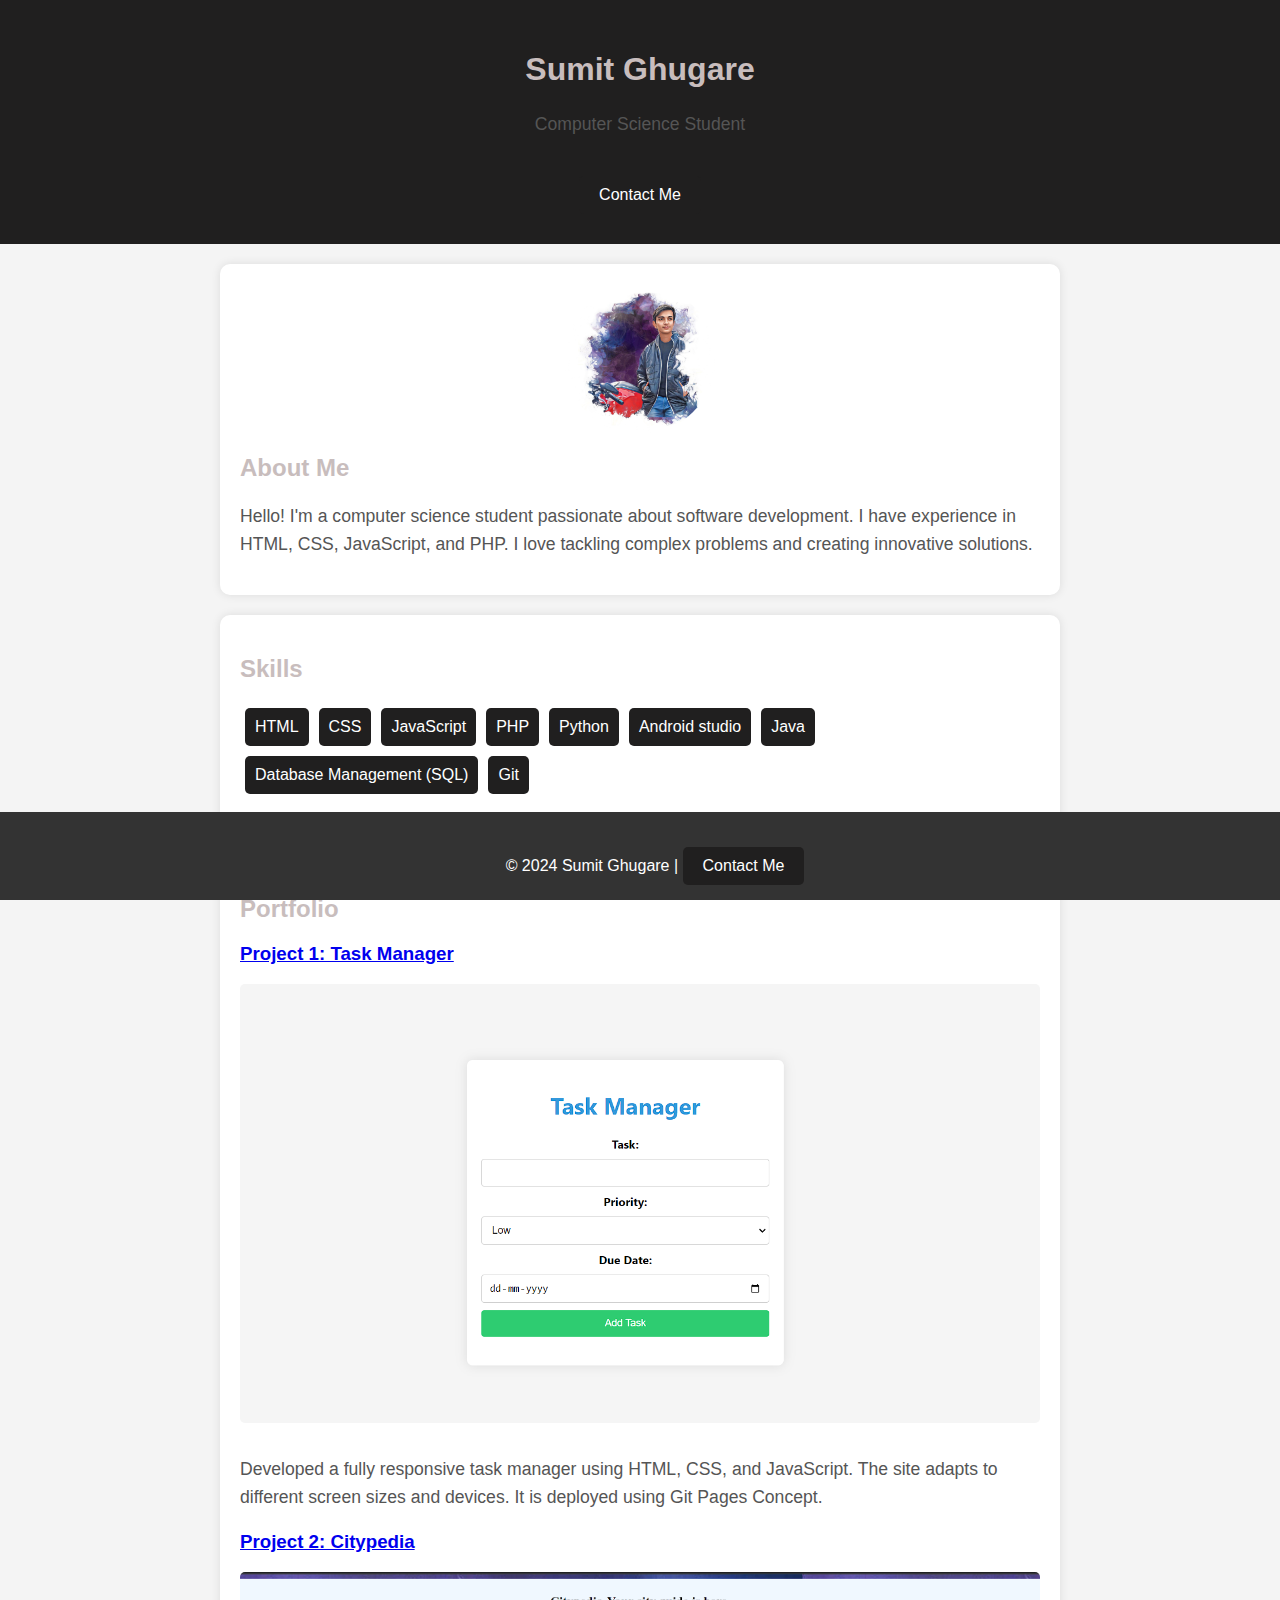
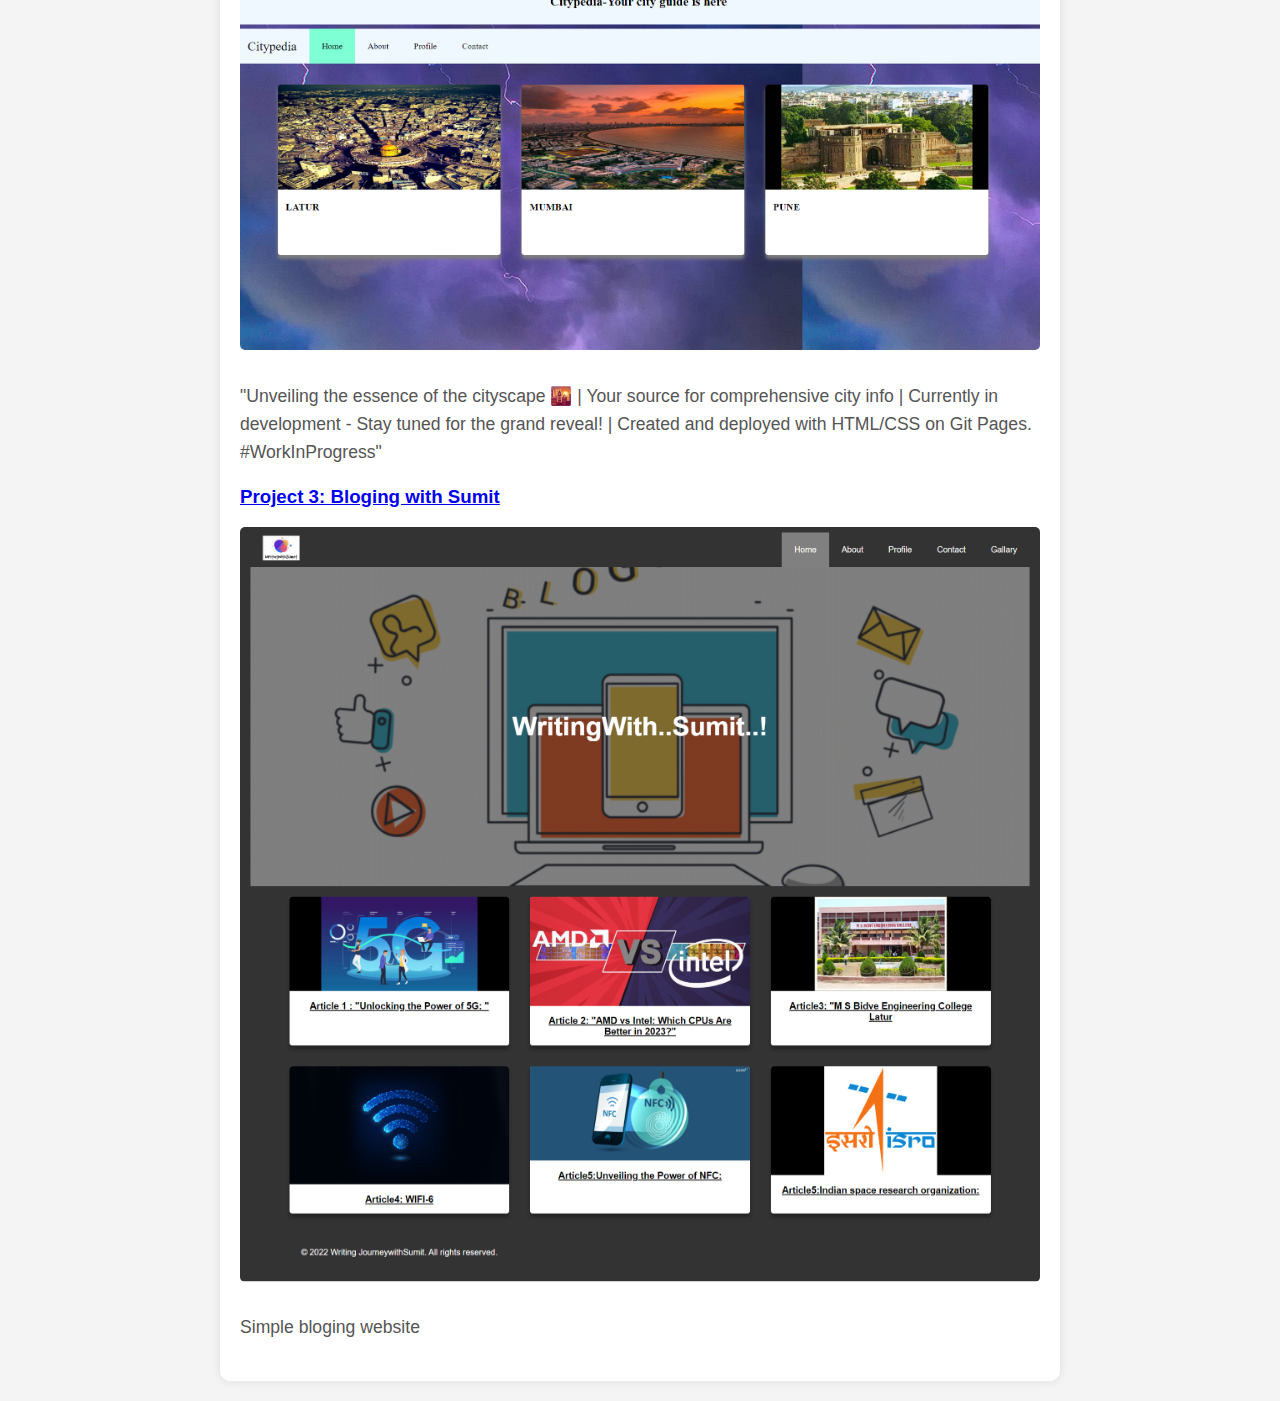
<file: index.html>
<!DOCTYPE html>
<html lang="en">
<head>
    <meta charset="UTF-8">
    <meta name="viewport" content="width=device-width, initial-scale=1.0">
    <title>Sumit Dharam Ghugare - Portfolio</title>
    <style>
        body {
            font-family: 'Arial', sans-serif;
            margin: 0;
            padding: 0;
            background-color: #f4f4f4;
        }

        header {
            background-color: #201f1f;
            color: #fff;
            text-align: center;
            padding: 30px;
        }

        section {
            max-width: 800px;
            margin: 20px auto;
            padding: 20px;
            background-color: #fff;
            box-shadow: 0 0 10px rgba(0, 0, 0, 0.1);
            border-radius: 10px;
        }

        h1, h2 {
            color: #c8bdbd;
        }

        p {
            color: #555;
            font-size: 1.1em;
            line-height: 1.6;
        }

        .portfolio-item {
            margin-bottom: 20px;
        }

        .portfolio-item h3 {
            color: #201f1f;
        }

        .portfolio-item p {
            color: #555;
        }

        .skills {
            margin-top: 20px;
        }

        .skills h2 {
            color: #333;
        }

        .skills ul {
            list-style: none;
            padding: 0;
            display: flex;
            flex-wrap: wrap;
        }

        .skills li {
            background-color: #201f1f;
            color: #fff;
            padding: 10px;
            margin: 5px;
            border-radius: 5px;
        }

        .project-image {
            max-width: 100%;
            height: auto;
            border-radius: 5px;
            margin-bottom: 10px;
        }

        footer {
            background-color: #333;
            color: #fff;
            text-align: center;
            padding: 15px;
            position: fixed;
            bottom: 0;
            width: 100%;
        }

        .cta-button {
            display: inline-block;
            padding: 10px 20px;
            background-color: #201f1f;
            color: #fff;
            text-decoration: none;
            border-radius: 5px;
            margin-top: 20px;
        }
        .profile-picture {
            width: 150px;
            height: 150px;
            border-radius: 50%;
            overflow: hidden;
            margin: 0 auto 20px;
            cursor: pointer;
            transition: transform 0.3s ease-in-out;
        }

        .profile-picture:hover {
            transform: scale(1.1);
        }

        .profile-picture img {
            width: 100%;
            height: auto;
            display: block;
        }
    </style>
</head>
<body>

    <header>
        <h1>Sumit Ghugare</h1>
        <p>Computer Science Student</p>
        <a href="https://www.linkedin.com/in/sumit-ghugare-30200024a?lipi=urn%3Ali%3Apage%3Ad_flagship3_profile_view_base_contact_details%3BePhd7d%2BNTCerESJOt2qxlQ%3D%3D" class="cta-button">Contact Me</a>
    </header>

    <section>
        <div class="profile-picture">
            <img src="dev1.jpg" alt="Profile Picture">
        </div>
        <h2>About Me</h2>
        <p>
            Hello! I'm a computer science student passionate about software development. I have experience in HTML, CSS, JavaScript, and PHP. I love tackling complex problems and creating innovative solutions.
        </p>
    </section>

    <section>
        <h2>Skills</h2>
        <div class="skills">
            <ul>
                <li>HTML</li>
                <li>CSS</li>
                <li>JavaScript</li>
                <li>PHP</li>
                <li>Python</li>
                <li>Android studio</li>
                <li>Java</li>
                <li>Database Management (SQL)</li>
                <li>Git</li>
                <!-- Add more skills as needed -->
            </ul>
        </div>
    </section>

    <section>
        <h2>Portfolio</h2>
        <div class="portfolio-item">
            <h3><a href="index2.html">Project 1: Task Manager</a></h3>
            <img src="task1.png" alt="Project 1" class="project-image">
            <p>
                Developed a fully responsive task manager using HTML, CSS, and JavaScript. The site adapts to different screen sizes and devices. It is deployed using Git Pages Concept.
            </p>
        </div>

        <div class="portfolio-item">
            <h3><a href="https://sumitghugare1.github.io/citypedia/">Project 2: Citypedia</a></h3>
            <img src="task2.png" alt="Project 3" class="project-image">
            <p>
                "Unveiling the essence of the cityscape 🌇 | Your source for comprehensive city info | Currently in development - Stay tuned for the grand reveal! | Created and deployed with HTML/CSS on Git Pages. #WorkInProgress"
            </p>
        </div>
        
        <div class="portfolio-item">
            <h3><a href="index4.html">Project 3:  Bloging with Sumit</a></h3>
            <img src="free1.png" alt="Project 2" class="project-image">
            <p>
                Simple bloging website
            </p>
        </div>
        
    </section>

    <footer id="contact">
        &copy; 2024 Sumit Ghugare | <a href="https://www.linkedin.com/in/sumit-ghugare-30200024a?lipi=urn%3Ali%3Apage%3Ad_flagship3_profile_view_base_contact_details%3BePhd7d%2BNTCerESJOt2qxlQ%3D%3D" class="cta-button">Contact Me</a>
    </footer>

</body>
</html>
</file>
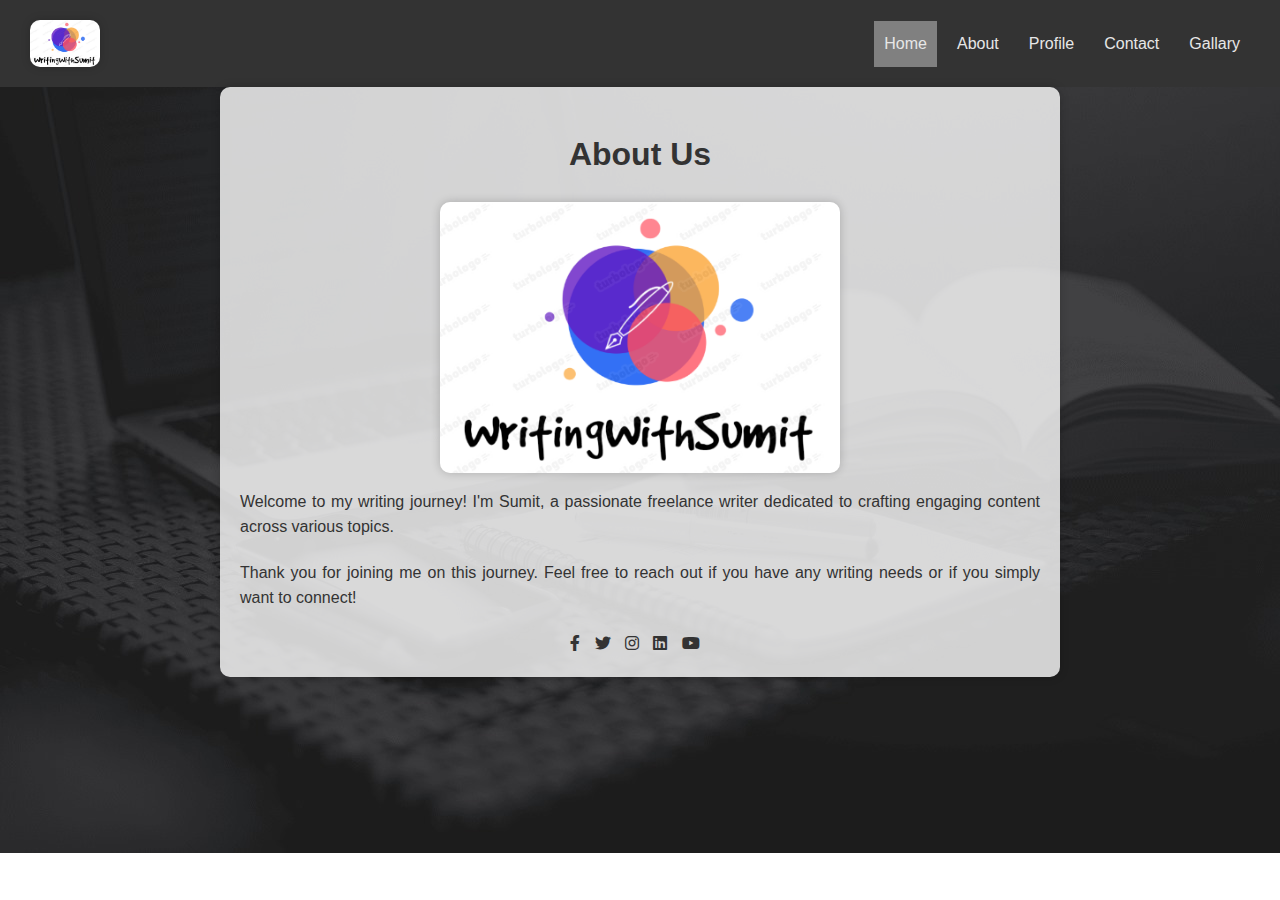
<file: about.html>
<!DOCTYPE html>
<html lang="en">
<head>
    <link rel="stylesheet" href="https://cdnjs.cloudflare.com/ajax/libs/font-awesome/6.0.0-beta3/css/all.min.css">

    <meta charset="UTF-8">
    <meta name="viewport" content="width=device-width, initial-scale=1.0">
    <title>WritingWith..Sumit</title>
    <style>
        body {
            background-image: url(bg4.jpg);
            background-repeat: no-repeat;
            background-size: cover;
            font-family: Arial, sans-serif;
            line-height: 1.6;
            margin: 0;
            padding: 0;
        }
        .container {
            max-width: 800px;
            margin: 0 auto;
            padding: 20px;
            background-color: rgba(255, 255, 255, 0.8);
            border-radius: 10px;
            box-shadow: 0 0 10px rgba(0, 0, 0, 0.2);
        }
        h1, h2 {
            text-align: center;
            color: #333;
        }
        p {
            text-align: justify;
            margin-bottom: 20px;
            color: #333;
        }
        img {
            display: block;
            margin: 0 auto;
            max-width: 100%;
            height: auto;
            border-radius: 10px;
            box-shadow: 0 0 10px rgba(0, 0, 0, 0.2);
        }
        .navbar {
            background-color: #333;
            display: flex;
            align-items: center;
            justify-content: space-between;
            padding: 10px 20px; /* Add padding to the navbar */
        }
        .navbar a {
            color: #e7e7e7;
            text-decoration: none; /* Remove default underline */
            padding: 10px;
            display: block;
        }
        .navbar .brand {
            color: white;
            font-size: 24px;
            margin-right: auto; /* Push the brand logo to the left */
        }
        .navbar .brand img {
            width: 70px; /* Adjust the width of the brand image */
            height: auto; /* Maintain aspect ratio */
        }
        .navbar ul {
            display: flex;
            list-style-type: none;
            margin: 0;
            padding: 0;
        }
        .navbar ul li {
            margin-right: 10px; /* Add some space between navbar items */
        }
        .navbar ul a:hover,
        .navbar ul a:focus,
        .navbar ul .active {
            background-color: gray;
        }
        /* Social Media Links */
        .social-media {
            margin-top: 20px; /* Add some space between social media links and content */
            text-align: center; /* Center align social media links */
        }
        .social-media a {
            color: #333; /* Change link color */
            margin-right: 10px; /* Add some space between social media icons */
        }
    </style>
</head>
<body>
<nav class="navbar">
    <a class="brand" href="#">
        <img src="logo1.png" alt="Logo">
    </a>
    <ul>
        <li>
            <a class="active" href="index4.html">Home</a>
        </li>
        <li>
            <a href="about.html">About</a>
        </li>
        <li>
            <a href="profile.html">Profile</a>
        </li>
        <li>
            <a href="contact.html">Contact</a>
        </li>
        <li>
            <a href="gallary.html">Gallary</a>
          </li>
    </ul>
</nav>

<div class="container">
    <h1>About Us</h1>
    <img src="logo1.png" width="400" height="400">
    <p>Welcome to my writing journey! I'm Sumit, a passionate freelance writer dedicated to crafting engaging content across various topics.</p>
    <p>Thank you for joining me on this journey. Feel free to reach out if you have any writing needs or if you simply want to connect!</p>
    <!-- Social Media Links -->
    <div class="social-media">
        <a href="https://www.facebook.com/YourPage" target="_blank"><i class="fab fa-facebook-f"></i></a>
        <a href="https://twitter.com/YourPage" target="_blank"><i class="fab fa-twitter"></i></a>
        <a href="https://www.instagram.com/YourPage" target="_blank"><i class="fab fa-instagram"></i></a>
        <!-- Add more social media links/icons as needed -->
        
        <!-- New social media links -->
        <a href="https://www.linkedin.com/YourPage" target="_blank"><i class="fab fa-linkedin"></i></a>
        <a href="https://www.youtube.com/YourPage" target="_blank"><i class="fab fa-youtube"></i></a>
    </div>
</div>

</body>
</html>
</file>
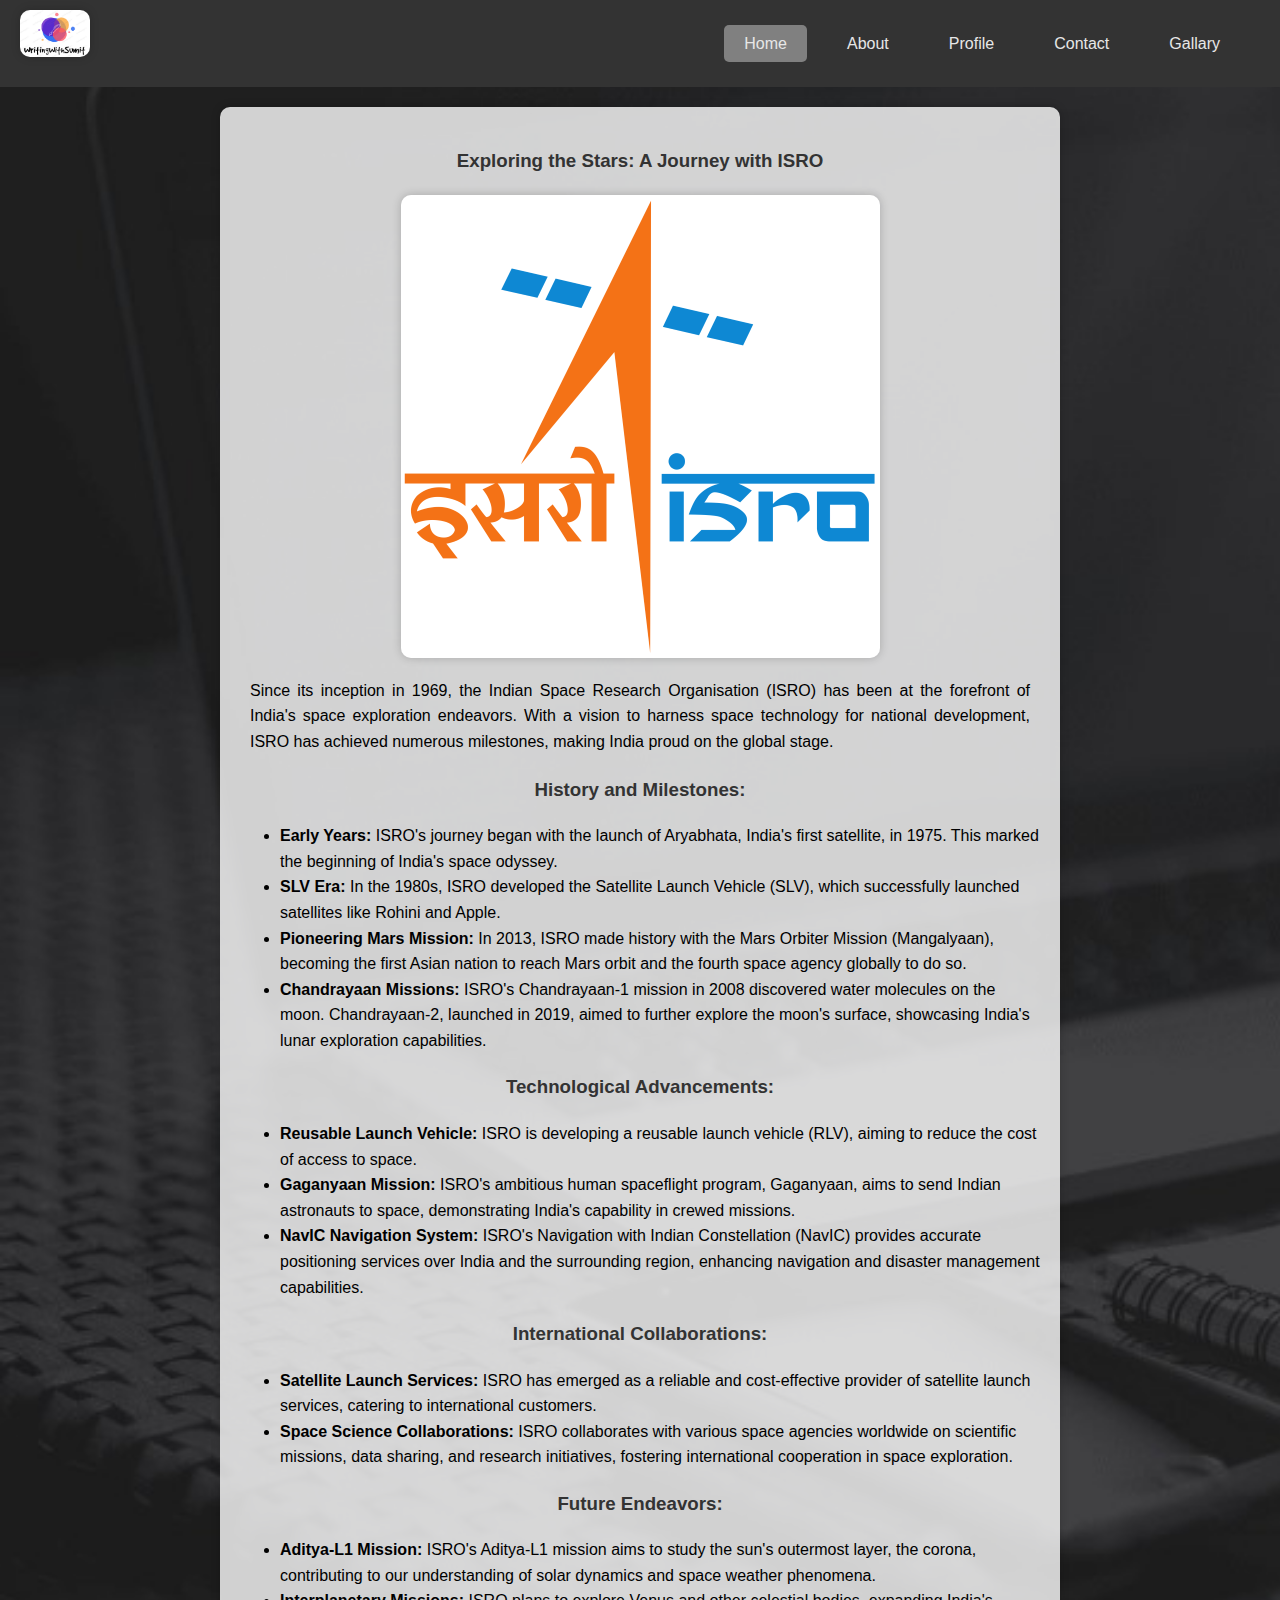
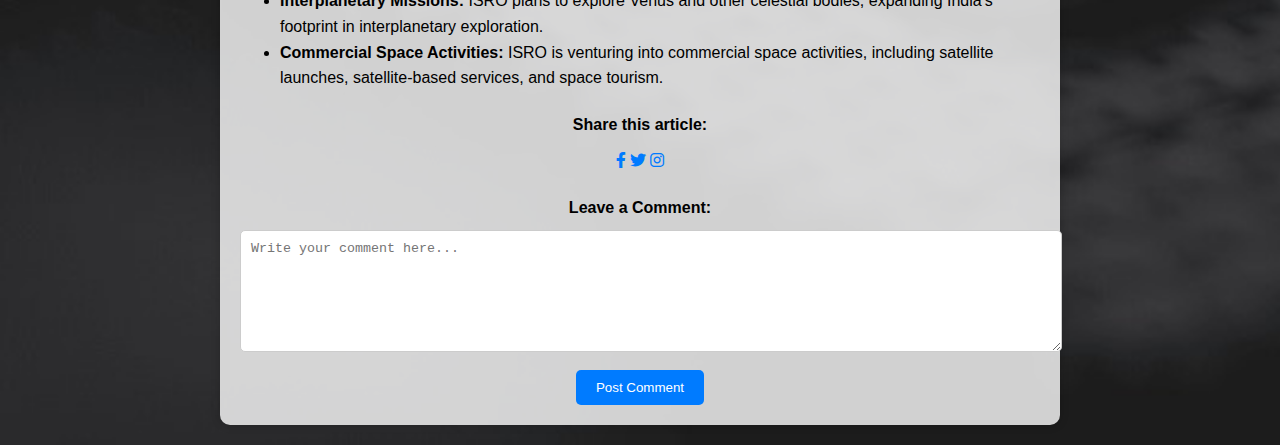
<file: article 6.html>
<!DOCTYPE html>
<html lang="en">
<head>
    <link rel="stylesheet" href="https://cdnjs.cloudflare.com/ajax/libs/font-awesome/6.0.0-beta3/css/all.min.css">

    <meta charset="UTF-8">
    <meta name="viewport" content="width=device-width, initial-scale=1.0">
    <title>ISRO Blog</title>
    <style>
        body {
            background-image: url(bg4.jpg);
            background-repeat: no-repeat;
            background-size: cover;
            font-family: Arial, sans-serif;
            line-height: 1.6;
            margin: 0;
            padding: 0;
        }
        .container {
            max-width: 800px;
            margin: 20px auto; /* Adjusted margin for better centering */
            padding: 20px;
            background-color: rgba(255, 255, 255, 0.8); 
            border-radius: 10px;
            box-shadow: 0 0 10px rgba(0, 0, 0, 0.2); 
        }
        h3 {
            text-align: center;
            color: #333; 
        }
        img {
            display: block;
            margin: 0 auto;
            max-width: 100%;
            height: auto;
            border-radius: 10px;
            box-shadow: 0 0 10px rgba(0, 0, 0, 0.2);
            margin-bottom: 20px; /* Added margin for spacing */
        }
        p {
            text-align: justify;
            margin-bottom: 20px;
            padding: 0 10px; /* Added padding for better readability */
        }
        a {
            text-decoration: none;
            color: #007bff;
        }
        a:hover {
            text-decoration: underline;
        }
      
        .navbar {
            background-color: #333;
            display: flex;
            justify-content: space-between;
            align-items: center;
            padding: 10px 20px;
            margin-bottom: 20px; /* Added margin for spacing */
        }
        .navbar a {
            color: #e7e7e7;
            text-decoration: none; /* Ensure consistent styling */
        }
        .navbar ul {
            margin: 0;
            padding: 0;
            list-style-type: none;
            display: flex;
            align-items: center;
        }
        .navbar .brand {
            display: flex;
            align-items: center;
            color: white;
            font-size: 24px;
        }
        .navbar ul li {
            margin-right: 20px; /* Adjust spacing between nav items */
        }
        .navbar ul li a {
            padding: 10px 20px; /* Adjust padding */
            border-radius: 5px;
        }
        .navbar ul a:hover,
        .navbar ul a:focus,
        .navbar ul .active {
            background-color: gray;
        }
        .brand img {
            width: 70px; 
            margin-right: 10px; /* Adjust spacing between logo and text */
        }
        .social-sharing {
            text-align: center;
            margin-top: 20px;
        }
        .social-sharing h4 {
            margin-bottom: 10px;
        }
        .social-sharing .share-icon {
            margin: 0 10px;
            box-shadow: 0 0 5px rgba(0, 0, 0, 0.2);
        }

        /* Comment Box */
        .comment-section {
            margin-top: 20px;
            text-align: center;
        }
        .comment-section h4 {
            margin-bottom: 10px;
        }
        .comment-section textarea {
            width: 100%;
            height: 100px;
            margin-bottom: 10px;
            padding: 10px;
            border-radius: 5px;
            border: 1px solid #ccc;
            resize: vertical;
        }
        .comment-section button {
            padding: 10px 20px;
            background-color: #007bff; 
            color: #fff;
            border: none;
            border-radius: 5px;
            cursor: pointer;
            transition: background-color 0.3s ease;
        }
        .comment-section button:hover {
            background-color: #0056b3; 
        }
    </style>
</head>
<body>
    <nav class="navbar">
        <a class="brand" href="#">
          <img src="logo1.png" alt="Logo">
        </a>
        <ul>
            <li><a class="active" href="index4.html">Home</a></li>
            <li><a href="about.html">About</a></li>
            <li><a href="profile.html">Profile</a></li>
            <li><a href="contact.html">Contact</a></li>
            <li><a href="gallary.html">Gallary</a></li>
        </ul>
    </nav>
    <div class="container">
        <h3>Exploring the Stars: A Journey with ISRO</h3>
        <img src="isro1.png" alt="ISRO Image">
        <p>
            Since its inception in 1969, the Indian Space Research Organisation (ISRO) has been at the forefront of India's space exploration endeavors. With a vision to harness space technology for national development, ISRO has achieved numerous milestones, making India proud on the global stage.
        </p>
        <h3>History and Milestones:</h3>
        <ul>
            <li><strong>Early Years:</strong> ISRO's journey began with the launch of Aryabhata, India's first satellite, in 1975. This marked the beginning of India's space odyssey.</li>
            <li><strong>SLV Era:</strong> In the 1980s, ISRO developed the Satellite Launch Vehicle (SLV), which successfully launched satellites like Rohini and Apple.</li>
            <li><strong>Pioneering Mars Mission:</strong> In 2013, ISRO made history with the Mars Orbiter Mission (Mangalyaan), becoming the first Asian nation to reach Mars orbit and the fourth space agency globally to do so.</li>
            <li><strong>Chandrayaan Missions:</strong> ISRO's Chandrayaan-1

 mission in 2008 discovered water molecules on the moon. Chandrayaan-2, launched in 2019, aimed to further explore the moon's surface, showcasing India's lunar exploration capabilities.</li>
        </ul>
        <h3>Technological Advancements:</h3>
        <ul>
            <li><strong>Reusable Launch Vehicle:</strong> ISRO is developing a reusable launch vehicle (RLV), aiming to reduce the cost of access to space.</li>
            <li><strong>Gaganyaan Mission:</strong> ISRO's ambitious human spaceflight program, Gaganyaan, aims to send Indian astronauts to space, demonstrating India's capability in crewed missions.</li>
            <li><strong>NavIC Navigation System:</strong> ISRO's Navigation with Indian Constellation (NavIC) provides accurate positioning services over India and the surrounding region, enhancing navigation and disaster management capabilities.</li>
        </ul>
        <h3>International Collaborations:</h3>
        <ul>
            <li><strong>Satellite Launch Services:</strong> ISRO has emerged as a reliable and cost-effective provider of satellite launch services, catering to international customers.</li>
            <li><strong>Space Science Collaborations:</strong> ISRO collaborates with various space agencies worldwide on scientific missions, data sharing, and research initiatives, fostering international cooperation in space exploration.</li>
        </ul>
        <h3>Future Endeavors:</h3>
        <ul>
            <li><strong>Aditya-L1 Mission:</strong> ISRO's Aditya-L1 mission aims to study the sun's outermost layer, the corona, contributing to our understanding of solar dynamics and space weather phenomena.</li>
            <li><strong>Interplanetary Missions:</strong> ISRO plans to explore Venus and other celestial bodies, expanding India's footprint in interplanetary exploration.</li>
            <li><strong>Commercial Space Activities:</strong> ISRO is venturing into commercial space activities, including satellite launches, satellite-based services, and space tourism.</li>
        </ul>
        <div class="qa-section">
            <!-- Your existing Q&A section -->
        </div>
    
        <!-- Social Media Sharing Icons -->
        <div class="social-sharing">
            <h4>Share this article:</h4>
            <a href="https://www.facebook.com/YourPage" target="_blank"><i class="fab fa-facebook-f"></i></a>
            <a href="https://twitter.com/YourPage" target="_blank"><i class="fab fa-twitter"></i></a>
            <a href="https://www.instagram.com/YourPage" target="_blank"><i class="fab fa-instagram"></i></a>
            <!-- Add more social media icons as needed -->
        </div>
    
        <!-- Comment Box -->
        <div class="comment-section">
            <h4>Leave a Comment:</h4>
            <textarea placeholder="Write your comment here..."></textarea>
            <button>Post Comment</button>
        </div>
    </div>

</body>
</html>
</file>
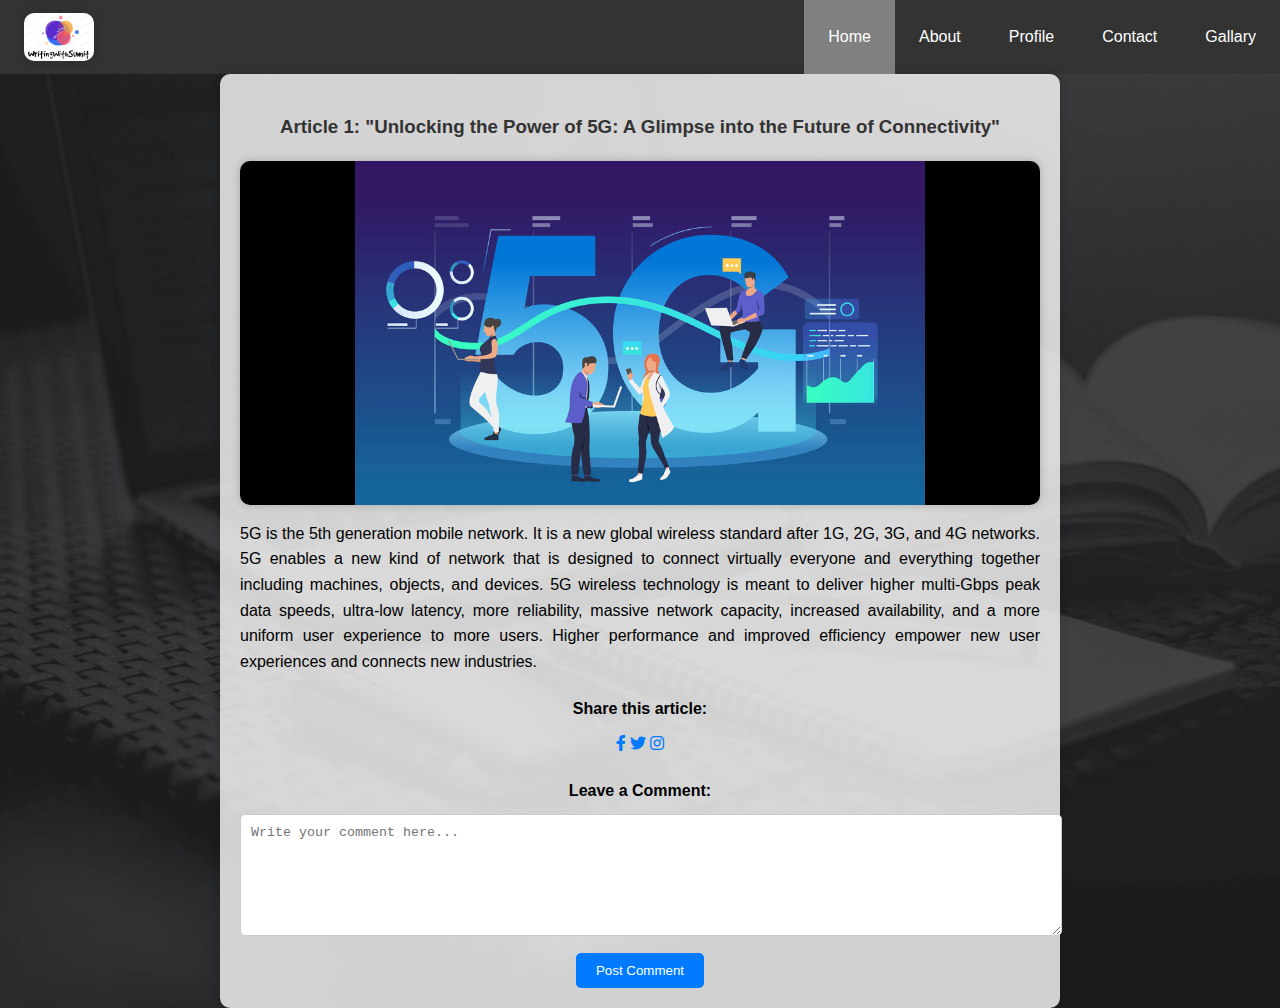
<file: article1.html>
<!DOCTYPE html>
<html lang="en">
<head>
    <link rel="stylesheet" href="https://cdnjs.cloudflare.com/ajax/libs/font-awesome/6.0.0-beta3/css/all.min.css">

    <meta charset="UTF-8">
    <meta name="viewport" content="width=device-width, initial-scale=1.0">
    <title>Article1: Unlocking the Power of 5G</title>
    <style>
        body {
            background-image: url(bg4.jpg);
            background-repeat: no-repeat;
            background-size: cover;
            font-family: Arial, sans-serif;
            line-height: 1.6;
            margin: 0;
            padding: 0;
        }
        .container {
            max-width: 800px;
            margin: 0 auto;
            padding: 20px;
            background-color:rgba(255, 255, 255, 0.8); 
            border-radius: 10px;
            box-shadow: 0 0 10px rgba(0, 0, 0, 0.2); 
        }
        h3 {
            text-align: center;
            color: #333; 
        }
        img {
            display: block;
            margin: 0 auto;
            max-width: 100%;
            height: auto;
            border-radius: 10px;
            box-shadow: 0 0 10px rgba(0, 0, 0, 0.2);
        }
        p {
            text-align: justify;
            margin-bottom: 20px;
        }
        .qa-section {
            margin-top: 20px;
        }
        .qa-section p {
            margin: 5px 0;
        }
        .qa-section br {
            display: none; 
        }
        a {
            text-decoration: none;
            color: #007bff;
        }
        a:hover {
            text-decoration: underline;
        }
        button {
            padding: 10px 20px;
            background-color: #007bff; 
            color: #fff;
            border: none;
            border-radius: 5px;
            cursor: pointer;
            transition: background-color 0.3s ease;
        }
        button:hover {
            background-color: #0056b3; 
        }
        .navbar {
            background-color: #333;
            display: flex;
            justify-content: space-between;
            align-items: center;
        }
        .navbar a {
            color: #e7e7e7;
        }
        .navbar ul {
            margin: 0;
            padding: 0;
            list-style-type: none;
            display: flex;
            align-items: center;
        }
        .navbar .brand {
            display: block;
            color: white;
            padding: 0 24px;
            font-size: 24px;
            justify-content: space-between;
        }
        .navbar ul li a {
            color: white;
            padding: 24px;
            display: block;
        }
        .navbar ul a:hover,
        .navbar ul a:focus,
        .navbar ul .active {
            background-color: gray;
        }
        .brand img {
            width: 70px; 
            margin-right: 50px;
        }

        /* Social Media Sharing Icons */
        .social-sharing {
            text-align: center;
            margin-top: 20px;
        }
        .social-sharing h4 {
            margin-bottom: 10px;
        }
        .social-sharing .share-icon {
            margin: 0 10px;
            box-shadow: 0 0 5px rgba(0, 0, 0, 0.2);
        }

        /* Comment Box */
        .comment-section {
            margin-top: 20px;
            text-align: center;
        }
        .comment-section h4 {
            margin-bottom: 10px;
        }
        .comment-section textarea {
            width: 100%;
            height: 100px;
            margin-bottom: 10px;
            padding: 10px;
            border-radius: 5px;
            border: 1px solid #ccc;
            resize: vertical;
        }
        .comment-section button {
            padding: 10px 20px;
            background-color: #007bff; 
            color: #fff;
            border: none;
            border-radius: 5px;
            cursor: pointer;
            transition: background-color 0.3s ease;
        }
        .comment-section button:hover {
            background-color: #0056b3; 
        }
        
    </style>
</head>
<body>
<nav class="navbar">
    <a class="brand" href="#">
        <img src="logo1.png" alt="Logo">
    </a>
    <ul>
        <li><a class="active" href="index4.html">Home</a></li>
        <li><a href="about.html">About</a></li>
        <li><a href="profile.html">Profile</a></li>
        <li><a href="contact.html">Contact</a></li>
        <li><a href="gallary.html">Gallary</a></li>
    </ul>
</nav>
<div class="container">
    <h3>Article 1: "Unlocking the Power of 5G: A Glimpse into the Future of Connectivity"</h3>
    <img src="5g.jpg" alt="Article Image">
    <p>
        5G is the 5th generation mobile network. It is a new global wireless standard after 1G, 2G, 3G, and 4G networks. 
        5G enables a new kind of network that is designed to connect virtually everyone and everything together including machines, objects, and devices.
        5G wireless technology is meant to deliver higher multi-Gbps peak data speeds, ultra-low latency, more reliability, massive network capacity, increased availability, and a more uniform user experience to more users.
        Higher performance and improved efficiency empower new user experiences and connects new industries.
    </p>
    <div class="qa-section">
        <!-- Your existing Q&A section -->
    </div>

    <!-- Social Media Sharing Icons -->
    <div class="social-sharing">
        <h4>Share this article:</h4>
        <a href="https://www.facebook.com/YourPage" target="_blank"><i class="fab fa-facebook-f"></i></a>
        <a href="https://twitter.com/YourPage" target="_blank"><i class="fab fa-twitter"></i></a>
        <a href="https://www.instagram.com/YourPage" target="_blank"><i class="fab fa-instagram"></i></a>
        <!-- Add more social media icons as needed -->
    </div>

    <!-- Comment Box -->
    <div class="comment-section">
        <h4>Leave a Comment:</h4>
        <textarea placeholder="Write your comment here..."></textarea>
        <button>Post Comment</button>
    </div>
</div>

</body>
</html>
</file>
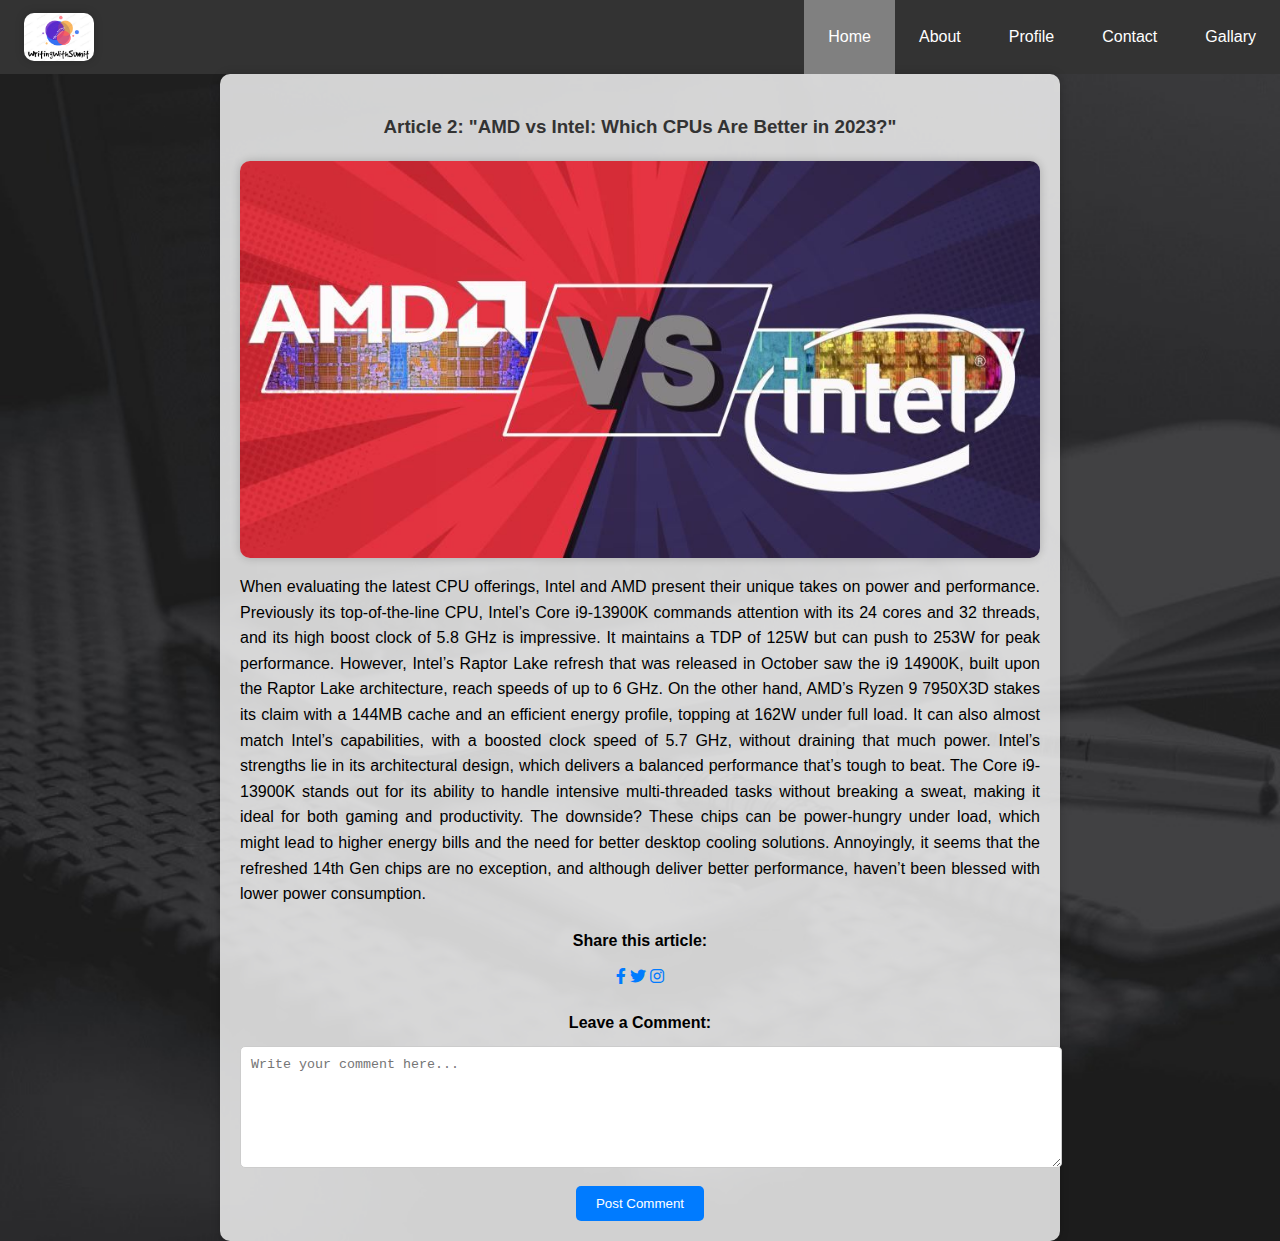
<file: article2.html>
<!DOCTYPE html>
<html lang="en">
<head>
    <link rel="stylesheet" href="https://cdnjs.cloudflare.com/ajax/libs/font-awesome/6.0.0-beta3/css/all.min.css">

    <meta charset="UTF-8">
    <meta name="viewport" content="width=device-width, initial-scale=1.0">
    <title>Article 2: AMD vs Intel</title>
    <style>
        body {
            background-image: url(bg4.jpg);
            background-repeat: no-repeat;
            background-size: cover;
            font-family: Arial, sans-serif;
            line-height: 1.6;
            margin: 0;
            padding: 0;
        }
        .container {
            max-width: 800px;
            margin: 0 auto;
            padding: 20px;
            background-color: rgba(255, 255, 255, 0.8); 
            border-radius: 10px;
            box-shadow: 0 0 10px rgba(0, 0, 0, 0.2); 
        }
        h3 {
            text-align: center;
            color: #333; 
        }
        img {
            display: block;
            margin: 0 auto;
            max-width: 100%;
            height: auto;
            border-radius: 10px;
            box-shadow: 0 0 10px rgba(0, 0, 0, 0.2);
        }
        p {
            text-align: justify;
            margin-bottom: 20px;
        }
        a {
            text-decoration: none;
            color: #007bff;
        }
        a:hover {
            text-decoration: underline;
        }
     
        .navbar {
  background-color: #333;
  display: flex;
  justify-content: space-between;
  align-items: center;
}
.navbar a {
  color: #e7e7e7;
}
.navbar ul {
  margin: 0;
  padding: 0;
  list-style-type: none;
  display: flex;
  align-items: center;
}
.navbar .brand {
  display: block;
  color: white;
  padding: 0 24px;
  font-size: 24px;
  justify-content: space-between;
}
.navbar ul li a {
  color: white;
  padding: 24px;
  display: block;
}
.navbar ul a:hover,
.navbar ul a:focus,
.navbar ul .active {
  background-color: gray;
}
.brand img {
width: 70px; 
margin-right: 50px;
}
.social-sharing {
            text-align: center;
            margin-top: 20px;
        }
        .social-sharing h4 {
            margin-bottom: 10px;
        }
        .social-sharing .share-icon {
            margin: 0 10px;
            box-shadow: 0 0 5px rgba(0, 0, 0, 0.2);
        }

        /* Comment Box */
        .comment-section {
            margin-top: 20px;
            text-align: center;
        }
        .comment-section h4 {
            margin-bottom: 10px;
        }
        .comment-section textarea {
            width: 100%;
            height: 100px;
            margin-bottom: 10px;
            padding: 10px;
            border-radius: 5px;
            border: 1px solid #ccc;
            resize: vertical;
        }
        .comment-section button {
            padding: 10px 20px;
            background-color: #007bff; 
            color: #fff;
            border: none;
            border-radius: 5px;
            cursor: pointer;
            transition: background-color 0.3s ease;
        }
        .comment-section button:hover {
            background-color: #0056b3; 
        }
    </style>
</head>
<body>
    <nav class="navbar">
        <a class="brand" href="#">
          <img src="logo1.png" alt="Logo">
        </a>
        <ul>
            <li><a class="active" href="index4.html">Home</a></li>
            <li><a href="about.html">About</a></li>
            <li><a href="profile.html">Profile</a></li>
            <li><a href="contact.html">Contact</a></li>
            <li><a href="gallary.html">Gallary</a></li>
        </ul>
    </nav>
    <div class="container">
        <h3>Article 2: "AMD vs Intel: Which CPUs Are Better in 2023?"</h3>
        <img src="amd.jpg" alt="Blog Post Image2">
        <p>
            When evaluating the latest CPU offerings, Intel and AMD present their unique takes on power and performance.
            Previously its top-of-the-line CPU, Intel’s Core i9-13900K commands attention with its 24 cores and 32 threads, and its high boost clock of 5.8 GHz is impressive.
            It maintains a TDP of 125W but can push to 253W for peak performance.
            However, Intel’s Raptor Lake refresh that was released in October saw the i9 14900K, built upon the Raptor Lake architecture, reach speeds of up to 6 GHz.
            On the other hand, AMD’s Ryzen 9 7950X3D stakes its claim with a 144MB cache and an efficient energy profile, topping at 162W under full load.
            It can also almost match Intel’s capabilities, with a boosted clock speed of 5.7 GHz, without draining that much power.
            Intel’s strengths lie in its architectural design, which delivers a balanced performance that’s tough to beat.
            The Core i9-13900K stands out for its ability to handle intensive multi-threaded tasks without breaking a sweat, making it ideal for both gaming and productivity.
            The downside? These chips can be power-hungry under load, which might lead to higher energy bills and the need for better desktop cooling solutions.
            Annoyingly, it seems that the refreshed 14th Gen chips are no exception, and although deliver better performance, haven’t been blessed with lower power consumption.
        </p>
        <div class="qa-section">
            <!-- Your existing Q&A section -->
        </div>
    
        <!-- Social Media Sharing Icons -->
        <div class="social-sharing">
            <h4>Share this article:</h4>
            <a href="https://www.facebook.com/YourPage" target="_blank"><i class="fab fa-facebook-f"></i></a>
            <a href="https://twitter.com/YourPage" target="_blank"><i class="fab fa-twitter"></i></a>
            <a href="https://www.instagram.com/YourPage" target="_blank"><i class="fab fa-instagram"></i></a>
            <!-- Add more social media icons as needed -->
        </div>
    
        <!-- Comment Box -->
        <div class="comment-section">
            <h4>Leave a Comment:</h4>
            <textarea placeholder="Write your comment here..."></textarea>
            <button>Post Comment</button>
        </div>
    </div>
   
</body>
</html>
</file>
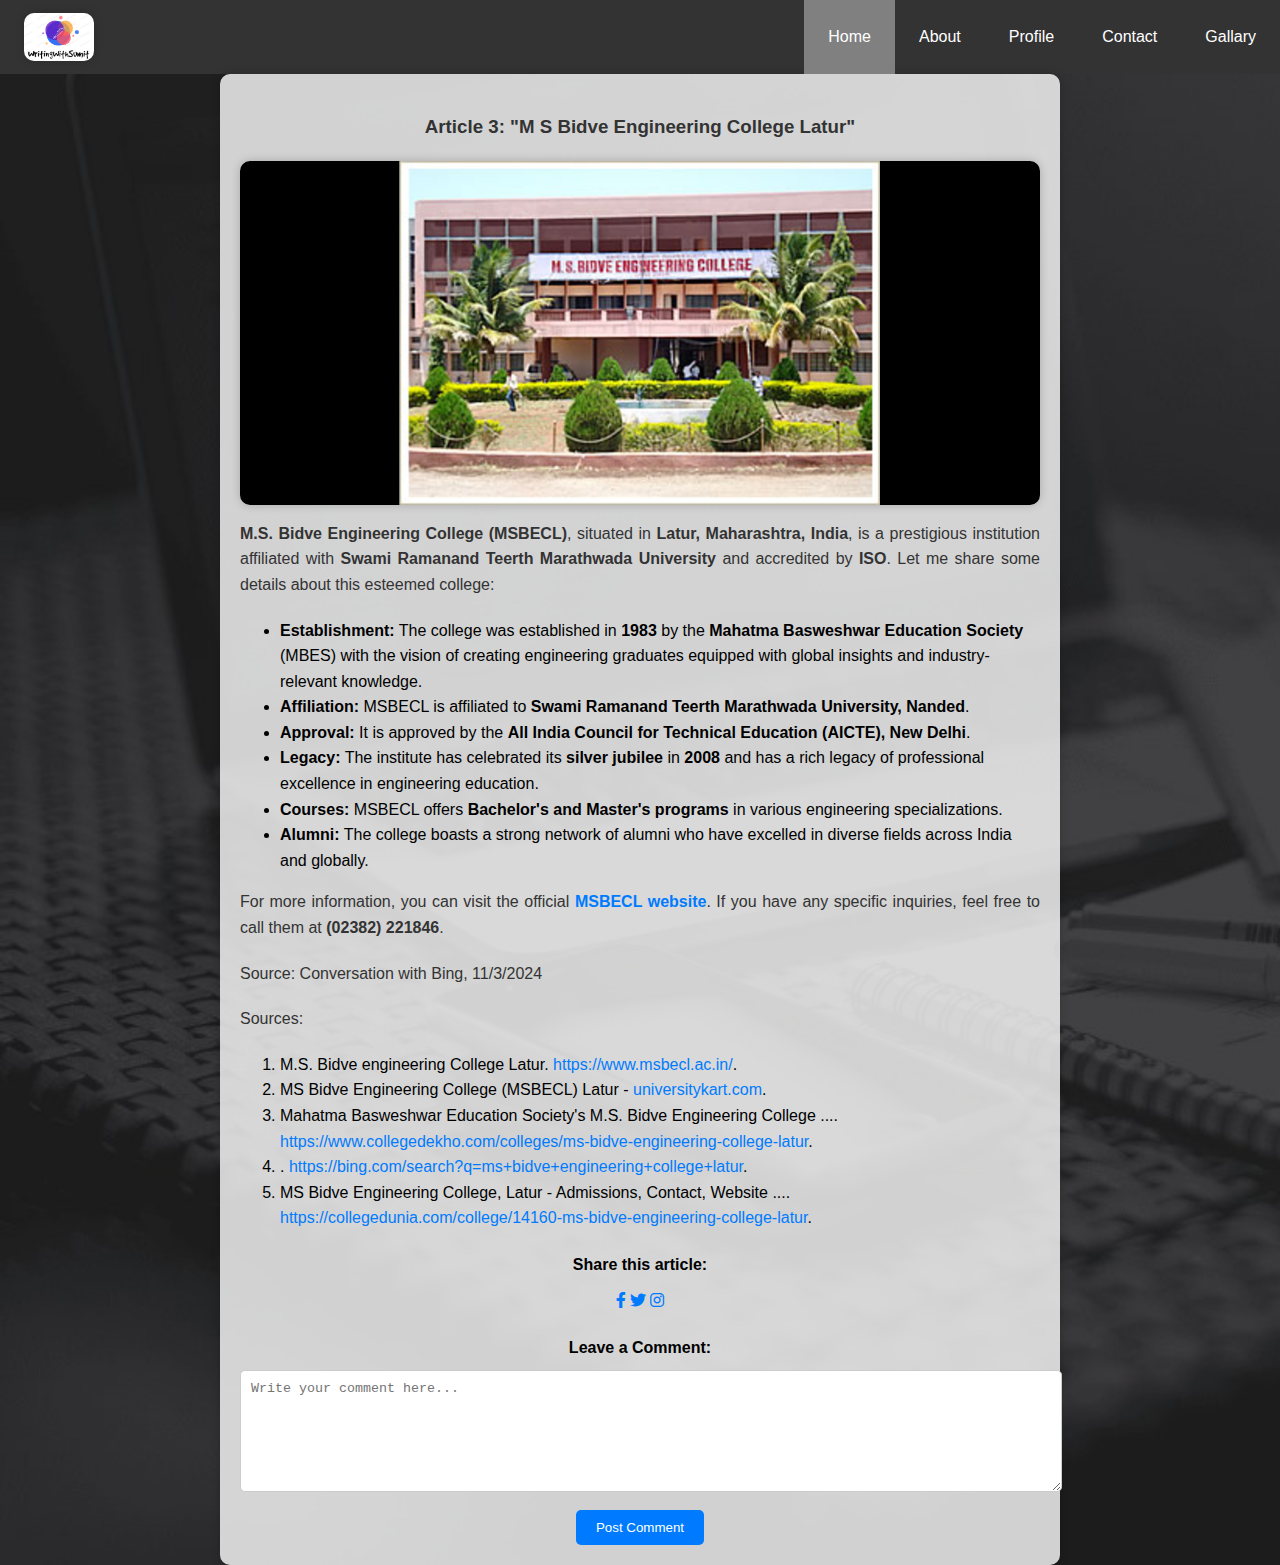
<file: article3.html>
<!DOCTYPE html>
<html lang="en">
<head>
    <link rel="stylesheet" href="https://cdnjs.cloudflare.com/ajax/libs/font-awesome/6.0.0-beta3/css/all.min.css">
    <meta charset="UTF-8">
    <meta name="viewport" content="width=device-width, initial-scale=1.0">
    <title>Article 3: M S Bidve Engineering College Latur</title>
    <style>
        body {
            background-image: url(bg4.jpg);
            background-repeat: no-repeat;
            background-size: cover;
            font-family: Arial, sans-serif;
            line-height: 1.6;
            margin: 0;
            padding: 0;
        }
        .container {
            max-width: 800px;
            margin: 0 auto;
            padding: 20px;
            background-color: rgba(255, 255, 255, 0.8); 
            border-radius: 10px;
            box-shadow: 0 0 10px rgba(0, 0, 0, 0.2);
        }
        h3 {
            text-align: center;
            color: #333;
        }
        p {
            text-align: justify;
            margin-bottom: 20px;
            color: #333;
        }
        img {
            display: block;
            margin: 0 auto;
            max-width: 100%;
            height: auto;
            border-radius: 10px;
            box-shadow: 0 0 10px rgba(0, 0, 0, 0.2);
        }
        a {
            text-decoration: none;
            color: #007bff; 
        }
        a:hover {
            text-decoration: underline;
        }
     
        .navbar {
  background-color: #333;
  display: flex;
  justify-content: space-between;
  align-items: center;
}
.navbar a {
  color: #e7e7e7;
}
.navbar ul {
  margin: 0;
  padding: 0;
  list-style-type: none;
  display: flex;
  align-items: center;
}
.navbar .brand {
  display: block;
  color: white;
  padding: 0 24px;
  font-size: 24px;
  justify-content: space-between;
}
.navbar ul li a {
  color: white;
  padding: 24px;
  display: block;
}
.navbar ul a:hover,
.navbar ul a:focus,
.navbar ul .active {
  background-color: gray;
}
.brand img {
width: 70px; 
margin-right: 50px;
}
.social-sharing {
            text-align: center;
            margin-top: 20px;
        }
        .social-sharing h4 {
            margin-bottom: 10px;
        }
        .social-sharing .share-icon {
            margin: 0 10px;
            box-shadow: 0 0 5px rgba(0, 0, 0, 0.2);
        }

        /* Comment Box */
        .comment-section {
            margin-top: 20px;
            text-align: center;
        }
        .comment-section h4 {
            margin-bottom: 10px;
        }
        .comment-section textarea {
            width: 100%;
            height: 100px;
            margin-bottom: 10px;
            padding: 10px;
            border-radius: 5px;
            border: 1px solid #ccc;
            resize: vertical;
        }
        .comment-section button {
            padding: 10px 20px;
            background-color: #007bff; 
            color: #fff;
            border: none;
            border-radius: 5px;
            cursor: pointer;
            transition: background-color 0.3s ease;
        }
        .comment-section button:hover {
            background-color: #0056b3; 
        }
    </style>
</head>
<body>
    <nav class="navbar">
        <a class="brand" href="#">
          <img src="logo1.png" alt="Logo">
        </a>
        <ul>
            <li><a class="active" href="index4.html">Home</a></li>
            <li><a href="about.html">About</a></li>
            <li><a href="profile.html">Profile</a></li>
            <li><a href="contact.html">Contact</a></li>
            <li><a href="gallary.html">Gallary</a></li>
        </ul>
    </nav>
    <div class="container">
        
        <h3>Article 3: "M S Bidve Engineering College Latur"</h3>
        <img src="bidve1.jpg" alt="Blog Post Image" width="800" height="400">
        <p><strong>M.S. Bidve Engineering College (MSBECL)</strong>, situated in <strong>Latur, Maharashtra, India</strong>, is a prestigious institution affiliated with <strong>Swami Ramanand Teerth Marathwada University</strong> and accredited by <strong>ISO</strong>. Let me share some details about this esteemed college:</p>
        <ul>
            <li><strong>Establishment:</strong> The college was established in <strong>1983</strong> by the <strong>Mahatma Basweshwar Education Society</strong> (MBES) with the vision of creating engineering graduates equipped with global insights and industry-relevant knowledge.</li>
            <li><strong>Affiliation:</strong> MSBECL is affiliated to <strong>Swami Ramanand Teerth Marathwada University, Nanded</strong>.</li>
            <li><strong>Approval:</strong> It is approved by the <strong>All India Council for Technical Education (AICTE), New Delhi</strong>.</li>
            <li><strong>Legacy:</strong> The institute has celebrated its <strong>silver jubilee</strong> in <strong>2008</strong> and has a rich legacy of professional excellence in engineering education.</li>
            <li><strong>Courses:</strong> MSBECL offers <strong>Bachelor's and Master's programs</strong> in various engineering specializations.</li>
            <li><strong>Alumni:</strong> The college boasts a strong network of alumni who have excelled in diverse fields across India and globally.</li>
        </ul>
        <p>For more information, you can visit the official <strong><a href="https://www.msbecl.ac.in/">MSBECL website</a></strong>. If you have any specific inquiries, feel free to call them at <strong>(02382) 221846</strong>.</p>
        <p>Source: Conversation with Bing, 11/3/2024</p>
        <p>Sources:
            <ol>
                <li>M.S. Bidve engineering College Latur. <a href="https://www.msbecl.ac.in/">https://www.msbecl.ac.in/</a>.</li>
                <li>MS Bidve Engineering College (MSBECL) Latur - <a href="https://universitykart.com/university/universitydetails/ms-bidve-engineering-college-latur">universitykart.com</a>.</li>
                <li>Mahatma Basweshwar Education Society's M.S. Bidve Engineering College .... <a href="https://www.collegedekho.com/colleges/ms-bidve-engineering-college-latur">https://www.collegedekho.com/colleges/ms-bidve-engineering-college-latur</a>.</li>
                <li>. <a href="https://bing.com/search?q=ms+bidve+engineering+college+latur">https://bing.com/search?q=ms+bidve+engineering+college+latur</a>.</li>
                <li>MS Bidve Engineering College, Latur - Admissions, Contact, Website .... <a href="https://collegedunia.com/college/14160-ms-bidve-engineering-college-latur">https://collegedunia.com/college/14160-ms-bidve-engineering-college-latur</a>.</li>
            </ol>
        </p>
        <div class="qa-section">
            <!-- Your existing Q&A section -->
        </div>
    
        <!-- Social Media Sharing Icons -->
        <div class="social-sharing">
            <h4>Share this article:</h4>
            <a href="https://www.facebook.com/YourPage" target="_blank"><i class="fab fa-facebook-f"></i></a>
            <a href="https://twitter.com/YourPage" target="_blank"><i class="fab fa-twitter"></i></a>
            <a href="https://www.instagram.com/YourPage" target="_blank"><i class="fab fa-instagram"></i></a>
            <!-- Add more social media icons as needed -->
        </div>
    
        <!-- Comment Box -->
        <div class="comment-section">
            <h4>Leave a Comment:</h4>
            <textarea placeholder="Write your comment here..."></textarea>
            <button>Post Comment</button>
        </div>
    </div>
  
</body>
</html>
</file>
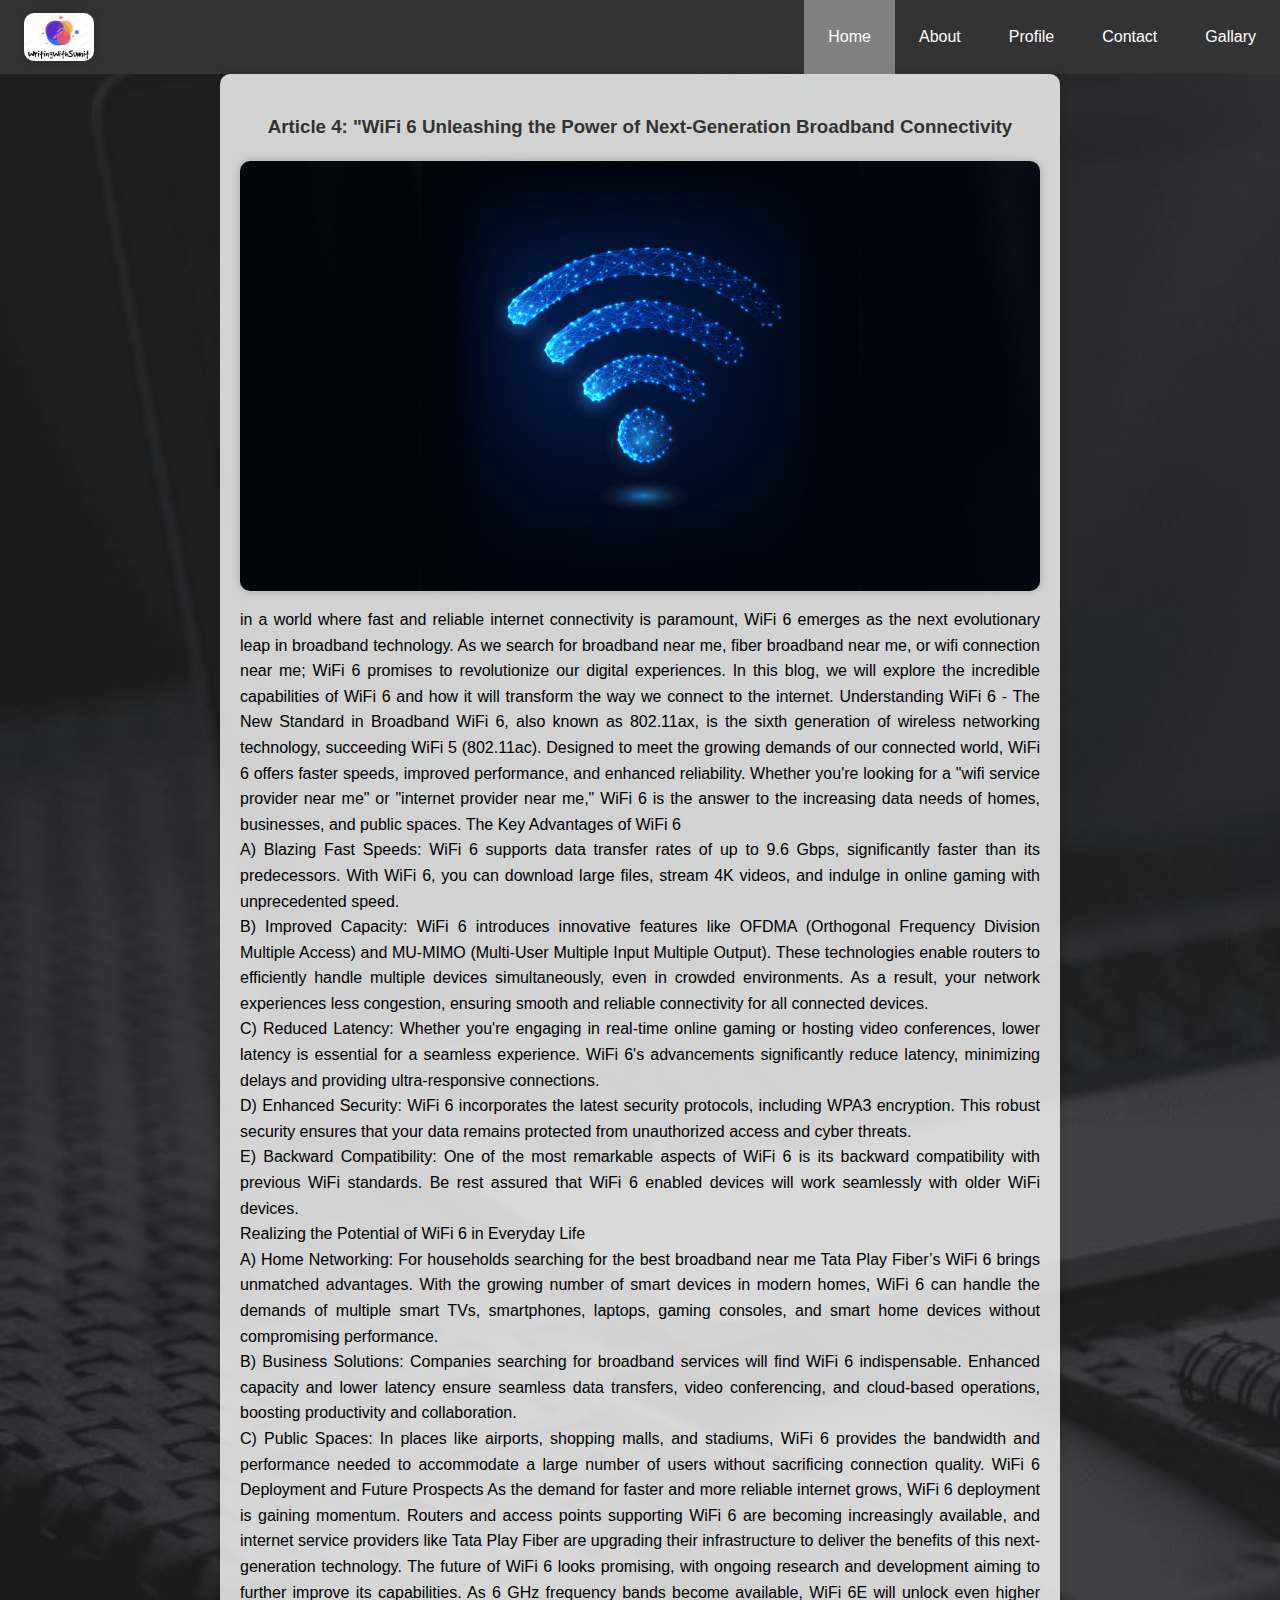
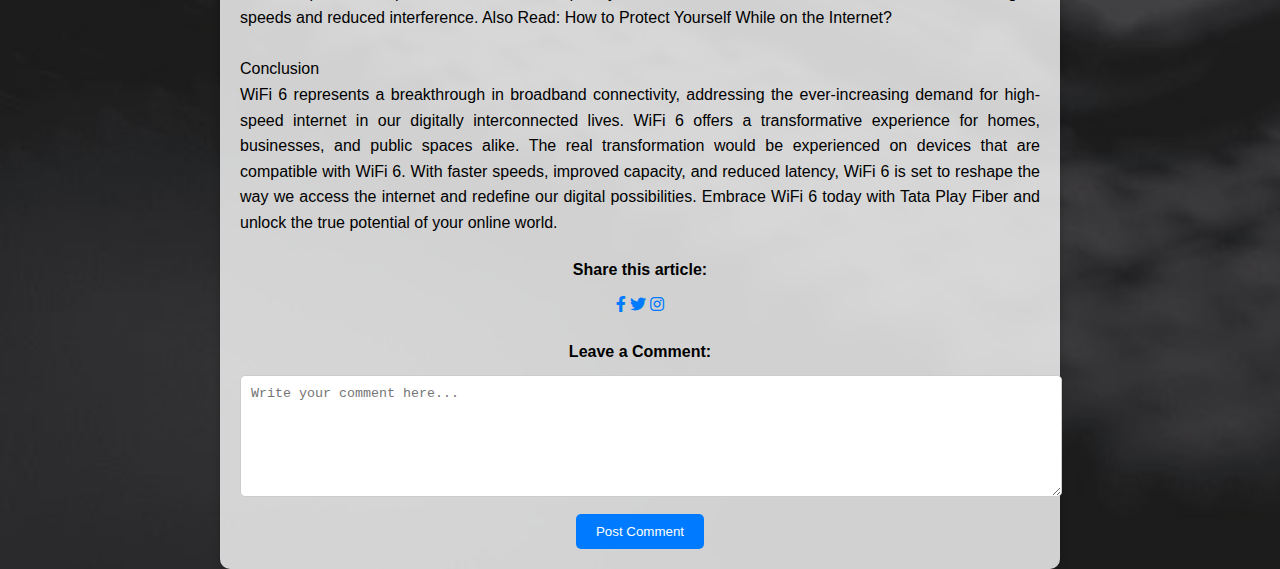
<file: article4.html>
<!DOCTYPE html>
<html lang="en">
<head>
    <link rel="stylesheet" href="https://cdnjs.cloudflare.com/ajax/libs/font-awesome/6.0.0-beta3/css/all.min.css">
    <meta charset="UTF-8">
    <meta name="viewport" content="width=device-width, initial-scale=1.0">
    <title>Article 4: wifi 6</title>
    <style>
        body {
            background-image: url(bg4.jpg);
            background-repeat: no-repeat;
            background-size: cover;
            font-family: Arial, sans-serif;
            line-height: 1.6;
            margin: 0;
            padding: 0;
        }
        .container {
            max-width: 800px;
            margin: 0 auto;
            padding: 20px;
            background-color: rgba(255, 255, 255, 0.8); 
            border-radius: 10px;
            box-shadow: 0 0 10px rgba(0, 0, 0, 0.2); 
        }
        h3 {
            text-align: center;
            color: #333; 
        }
        img {
            display: block;
            margin: 0 auto;
            max-width: 100%;
            height: auto;
            border-radius: 10px;
            box-shadow: 0 0 10px rgba(0, 0, 0, 0.2);
        }
        p {
            text-align: justify;
            margin-bottom: 20px;
        }
        a {
            text-decoration: none;
            color: #007bff;
        }
        a:hover {
            text-decoration: underline;
        }
      
    .navbar {
  background-color: #333;
  display: flex;
  justify-content: space-between;
  align-items: center;
}
.navbar a {
  color: #e7e7e7;
}
.navbar ul {
  margin: 0;
  padding: 0;
  list-style-type: none;
  display: flex;
  align-items: center;
}
.navbar .brand {
  display: block;
  color: white;
  padding: 0 24px;
  font-size: 24px;
  justify-content: space-between;
}
.navbar ul li a {
  color: white;
  padding: 24px;
  display: block;
}
.navbar ul a:hover,
.navbar ul a:focus,
.navbar ul .active {
  background-color: gray;
}
.brand img {
width: 70px; 
margin-right: 50px;
}
.social-sharing {
            text-align: center;
            margin-top: 20px;
        }
        .social-sharing h4 {
            margin-bottom: 10px;
        }
        .social-sharing .share-icon {
            margin: 0 10px;
            box-shadow: 0 0 5px rgba(0, 0, 0, 0.2);
        }

        /* Comment Box */
        .comment-section {
            margin-top: 20px;
            text-align: center;
        }
        .comment-section h4 {
            margin-bottom: 10px;
        }
        .comment-section textarea {
            width: 100%;
            height: 100px;
            margin-bottom: 10px;
            padding: 10px;
            border-radius: 5px;
            border: 1px solid #ccc;
            resize: vertical;
        }
        .comment-section button {
            padding: 10px 20px;
            background-color: #007bff; 
            color: #fff;
            border: none;
            border-radius: 5px;
            cursor: pointer;
            transition: background-color 0.3s ease;
        }
        .comment-section button:hover {
            background-color: #0056b3; 
        }
    </style>
</head>
<body>
    <nav class="navbar">
        <a class="brand" href="#">
          <img src="logo1.png" alt="Logo">
        </a>
        <ul>
            <li><a class="active" href="index4.html">Home</a></li>
            <li><a href="about.html">About</a></li>
            <li><a href="profile.html">Profile</a></li>
            <li><a href="contact.html">Contact</a></li>
            <li><a href="gallary.html">Gallary</a></li>
        </ul>
    </nav>
    <div class="container">
        <h3>Article 4: "WiFi 6 Unleashing the Power of Next-Generation Broadband Connectivity</h3>
        <img src="wifi.jpeg" alt="Blog Post Image4">
        <p>
            in a world where fast and reliable internet connectivity is paramount, WiFi 6 emerges as the next evolutionary leap in broadband technology. As we search for broadband near me, fiber broadband near me, or wifi connection near me; WiFi 6 promises to revolutionize our digital experiences. In this blog, we will explore the incredible capabilities of WiFi 6 and how it will transform the way we connect to the internet.

            Understanding WiFi 6 - The New Standard in Broadband
            
            WiFi 6, also known as 802.11ax, is the sixth generation of wireless networking technology, succeeding WiFi 5 (802.11ac). Designed to meet the growing demands of our connected world, WiFi 6 offers faster speeds, improved performance, and enhanced reliability. Whether you're looking for a "wifi service provider near me" or "internet provider near me," WiFi 6 is the answer to the increasing data needs of homes, businesses, and public spaces.
            
            The Key Advantages of WiFi 6
            
           <br> A) Blazing Fast Speeds: WiFi 6 supports data transfer rates of up to 9.6 Gbps, significantly faster than its predecessors.  With WiFi 6, you can download large files, stream 4K videos, and indulge in online gaming with unprecedented speed.
            
           <br> B) Improved Capacity: WiFi 6 introduces innovative features like OFDMA (Orthogonal Frequency Division Multiple Access) and MU-MIMO (Multi-User Multiple Input Multiple Output). These technologies enable routers to efficiently handle multiple devices simultaneously, even in crowded environments. As a result, your network experiences less congestion, ensuring smooth and reliable connectivity for all connected devices.
            
           <br> C) Reduced Latency: Whether you're engaging in real-time online gaming or hosting video conferences, lower latency is essential for a seamless experience. WiFi 6's advancements significantly reduce latency, minimizing delays and providing ultra-responsive connections.
            
           <br> D) Enhanced Security: WiFi 6 incorporates the latest security protocols, including WPA3 encryption. This robust security ensures that your data remains protected from unauthorized access and cyber threats.
            
           <br> E) Backward Compatibility: One of the most remarkable aspects of WiFi 6 is its backward compatibility with previous WiFi standards. Be rest assured that WiFi 6 enabled devices will work seamlessly with older WiFi devices.
            
           <br> Realizing the Potential of WiFi 6 in Everyday Life
            
           <br> A) Home Networking: For households searching for the best broadband near me Tata Play Fiber’s WiFi 6 brings unmatched advantages. With the growing number of smart devices in modern homes, WiFi 6 can handle the demands of multiple smart TVs, smartphones, laptops, gaming consoles, and smart home devices without compromising performance.
            
           <br> B) Business Solutions: Companies searching for broadband services will find WiFi 6 indispensable. Enhanced capacity and lower latency ensure seamless data transfers, video conferencing, and cloud-based operations, boosting productivity and collaboration.
            
           <br> C) Public Spaces: In places like airports, shopping malls, and stadiums, WiFi 6 provides the bandwidth and performance needed to accommodate a large number of users without sacrificing connection quality.
            
            WiFi 6 Deployment and Future Prospects
            
            As the demand for faster and more reliable internet grows, WiFi 6 deployment is gaining momentum. Routers and access points supporting WiFi 6 are becoming increasingly available, and internet service providers like Tata Play Fiber are upgrading their infrastructure to deliver the benefits of this next-generation technology.
            
            The future of WiFi 6 looks promising, with ongoing research and development aiming to further improve its capabilities. As 6 GHz frequency bands become available, WiFi 6E will unlock even higher speeds and reduced interference.
            
            Also Read: How to Protect Yourself While on the Internet?
            <br> 
            <br> Conclusion
            
            <br> WiFi 6 represents a breakthrough in broadband connectivity, addressing the ever-increasing demand for high-speed internet in our digitally interconnected lives. WiFi 6 offers a transformative experience for homes, businesses, and public spaces alike. The real transformation would be experienced on devices that are compatible with WiFi 6. With faster speeds, improved capacity, and reduced latency, WiFi 6 is set to reshape the way we access the internet and redefine our digital possibilities. 
            
            Embrace WiFi 6 today with Tata Play Fiber and unlock the true potential of your online world.
        </p>
        <div class="qa-section">
            <!-- Your existing Q&A section -->
        </div>
    
        <!-- Social Media Sharing Icons -->
        <div class="social-sharing">
            <h4>Share this article:</h4>
            <a href="https://www.facebook.com/YourPage" target="_blank"><i class="fab fa-facebook-f"></i></a>
            <a href="https://twitter.com/YourPage" target="_blank"><i class="fab fa-twitter"></i></a>
            <a href="https://www.instagram.com/YourPage" target="_blank"><i class="fab fa-instagram"></i></a>
            <!-- Add more social media icons as needed -->
        </div>
    
        <!-- Comment Box -->
        <div class="comment-section">
            <h4>Leave a Comment:</h4>
            <textarea placeholder="Write your comment here..."></textarea>
            <button>Post Comment</button>
        </div>
    </div>
    
</body>
</html>
</file>
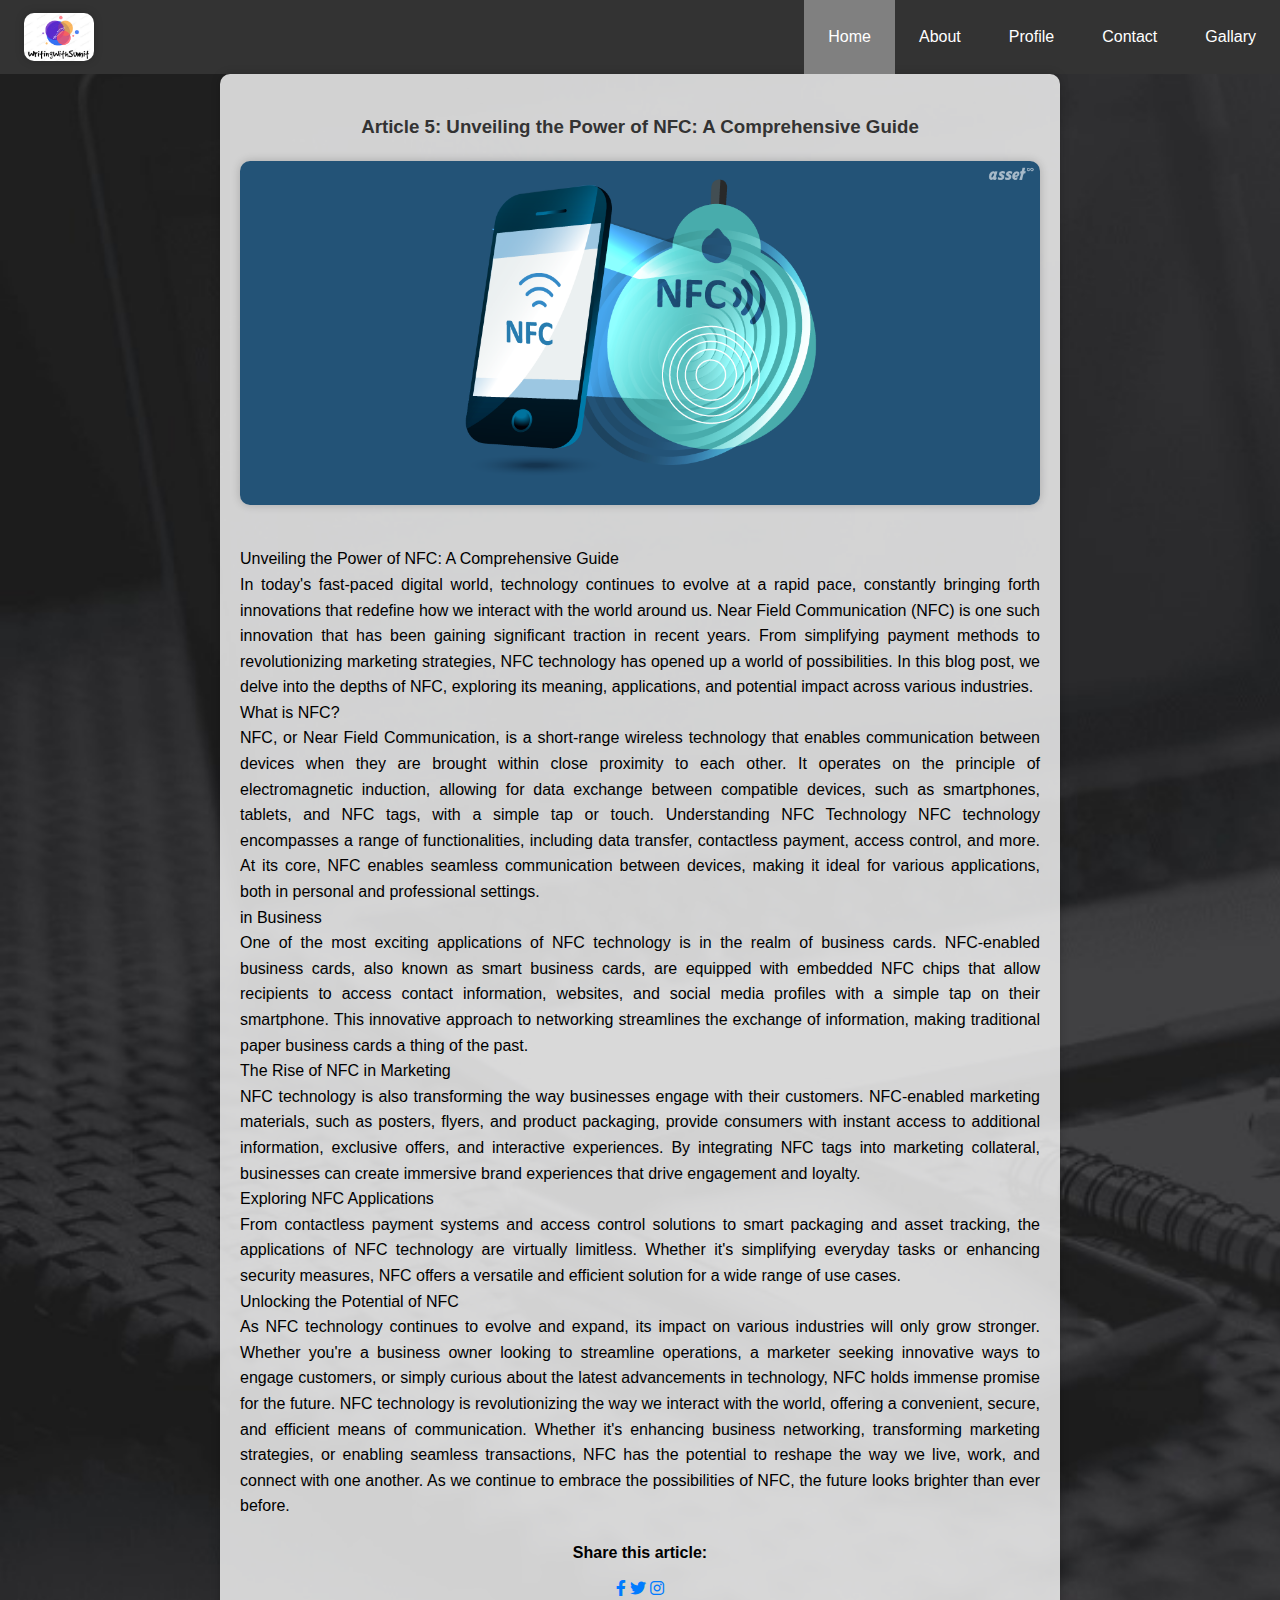
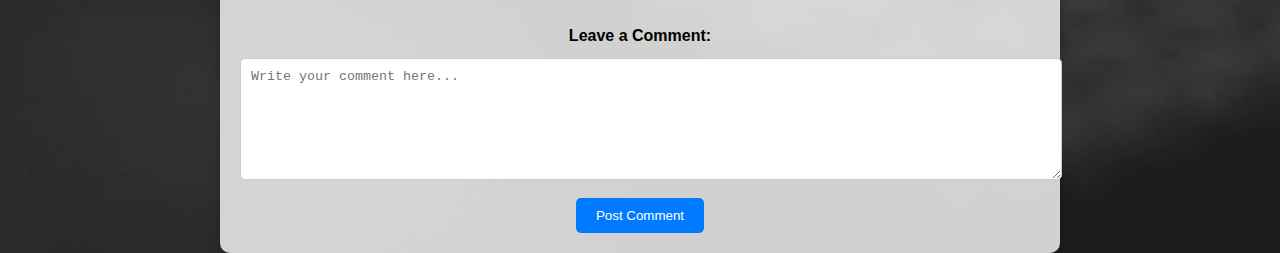
<file: article5.html>
<!DOCTYPE html>
<html lang="en">
<head>
    <link rel="stylesheet" href="https://cdnjs.cloudflare.com/ajax/libs/font-awesome/6.0.0-beta3/css/all.min.css">
    <meta charset="UTF-8">
    <meta name="viewport" content="width=device-width, initial-scale=1.0">
    <title>Article 5:Unveiling the Power of NFC: A Comprehensive Guide</title>
    <style>
        body {
            background-image: url(bg4.jpg);
            background-repeat: no-repeat;
            background-size: cover;
            font-family: Arial, sans-serif;
            line-height: 1.6;
            margin: 0;
            padding: 0;
        }
        .container {
            max-width: 800px;
            margin: 0 auto;
            padding: 20px;
            background-color: rgba(255, 255, 255, 0.8); 
            border-radius: 10px;
            box-shadow: 0 0 10px rgba(0, 0, 0, 0.2); 
        
        }
        h3 {
            text-align: center;
            color: #333; 
        }
        img {
            display: block;
            margin: 0 auto;
            max-width: 100%;
            height: auto;
            border-radius: 10px;
            box-shadow: 0 0 10px rgba(0, 0, 0, 0.2);
        }
        p {
            text-align: justify;
            margin-bottom: 20px;
        }
        a {
            text-decoration: none;
            color: #007bff;
        }
        a:hover {
            text-decoration: underline;
        }
      
        .navbar {
  background-color: #333;
  display: flex;
  justify-content: space-between;
  align-items: center;
}
.navbar a {
  color: #e7e7e7;
}
.navbar ul {
  margin: 0;
  padding: 0;
  list-style-type: none;
  display: flex;
  align-items: center;
}
.navbar .brand {
  display: block;
  color: white;
  padding: 0 24px;
  font-size: 24px;
  justify-content: space-between;
}
.navbar ul li a {
  color: white;
  padding: 24px;
  display: block;
}
.navbar ul a:hover,
.navbar ul a:focus,
.navbar ul .active {
  background-color: gray;
}
.brand img {
width: 70px; 
margin-right: 50px;
}
.social-sharing {
            text-align: center;
            margin-top: 20px;
        }
        .social-sharing h4 {
            margin-bottom: 10px;
        }
        .social-sharing .share-icon {
            margin: 0 10px;
            box-shadow: 0 0 5px rgba(0, 0, 0, 0.2);
        }

        /* Comment Box */
        .comment-section {
            margin-top: 20px;
            text-align: center;
        }
        .comment-section h4 {
            margin-bottom: 10px;
        }
        .comment-section textarea {
            width: 100%;
            height: 100px;
            margin-bottom: 10px;
            padding: 10px;
            border-radius: 5px;
            border: 1px solid #ccc;
            resize: vertical;
        }
        .comment-section button {
            padding: 10px 20px;
            background-color: #007bff; 
            color: #fff;
            border: none;
            border-radius: 5px;
            cursor: pointer;
            transition: background-color 0.3s ease;
        }
        .comment-section button:hover {
            background-color: #0056b3; 
        }
    </style>
</head>
<body>
    <nav class="navbar">
        <a class="brand" href="#">
          <img src="logo1.png" alt="Logo">
        </a>
        <ul>
            <li><a class="active" href="index4.html">Home</a></li>
            <li><a href="about.html">About</a></li>
            <li><a href="profile.html">Profile</a></li>
            <li><a href="contact.html">Contact</a></li>
            <li><a href="gallary.html">Gallary</a></li>

        </ul>
    </nav>
    <div class="container">
        <h3>Article 5: Unveiling the Power of NFC: A Comprehensive Guide</h3>
        <img src="nfc.png" alt="Blog Post Image4">
        <p>
           <br> Unveiling the Power of NFC: A Comprehensive Guide<br>

            In today's fast-paced digital world, technology continues to evolve at a rapid pace, constantly bringing forth innovations that redefine how we interact with the world around us. Near Field Communication (NFC) is one such innovation that has been gaining significant traction in recent years. From simplifying payment methods to revolutionizing marketing strategies, NFC technology has opened up a world of possibilities. In this blog post, we delve into the depths of NFC, exploring its meaning, applications, and potential impact across various industries.
            
          <br>  What is NFC?<br>
            NFC, or Near Field Communication, is a short-range wireless technology that enables communication between devices when they are brought within close proximity to each other. It operates on the principle of electromagnetic induction, allowing for data exchange between compatible devices, such as smartphones, tablets, and NFC tags, with a simple tap or touch.
            
            Understanding NFC Technology
            NFC technology encompasses a range of functionalities, including data transfer, contactless payment, access control, and more. At its core, NFC enables seamless communication between devices, making it ideal for various applications, both in personal and professional settings.
            
            <br> in Business<br>
            One of the most exciting applications of NFC technology is in the realm of business cards. NFC-enabled business cards, also known as smart business cards, are equipped with embedded NFC chips that allow recipients to access contact information, websites, and social media profiles with a simple tap on their smartphone. This innovative approach to networking streamlines the exchange of information, making traditional paper business cards a thing of the past.
            
            <br>The Rise of NFC in Marketing<br>
            NFC technology is also transforming the way businesses engage with their customers. NFC-enabled marketing materials, such as posters, flyers, and product packaging, provide consumers with instant access to additional information, exclusive offers, and interactive experiences. By integrating NFC tags into marketing collateral, businesses can create immersive brand experiences that drive engagement and loyalty.
            
            <br>Exploring NFC Applications<br>
            From contactless payment systems and access control solutions to smart packaging and asset tracking, the applications of NFC technology are virtually limitless. Whether it's simplifying everyday tasks or enhancing security measures, NFC offers a versatile and efficient solution for a wide range of use cases.
            
            <br>Unlocking the Potential of NFC<br>
            As NFC technology continues to evolve and expand, its impact on various industries will only grow stronger. Whether you're a business owner looking to streamline operations, a marketer seeking innovative ways to engage customers, or simply curious about the latest advancements in technology, NFC holds immense promise for the future.
            
            NFC technology is revolutionizing the way we interact with the world, offering a convenient, secure, and efficient means of communication. Whether it's enhancing business networking, transforming marketing strategies, or enabling seamless transactions, NFC has the potential to reshape the way we live, work, and connect with one another. As we continue to embrace the possibilities of NFC, the future looks brighter than ever before.
        </p>
        <div class="qa-section">
            <!-- Your existing Q&A section -->
        </div>
    
        <!-- Social Media Sharing Icons -->
        <div class="social-sharing">
            <h4>Share this article:</h4>
            <a href="https://www.facebook.com/YourPage" target="_blank"><i class="fab fa-facebook-f"></i></a>
            <a href="https://twitter.com/YourPage" target="_blank"><i class="fab fa-twitter"></i></a>
            <a href="https://www.instagram.com/YourPage" target="_blank"><i class="fab fa-instagram"></i></a>
            <!-- Add more social media icons as needed -->
        </div>
    
        <!-- Comment Box -->
        <div class="comment-section">
            <h4>Leave a Comment:</h4>
            <textarea placeholder="Write your comment here..."></textarea>
            <button>Post Comment</button>
        </div>
    </div>
    
</body>
</html>
</file>
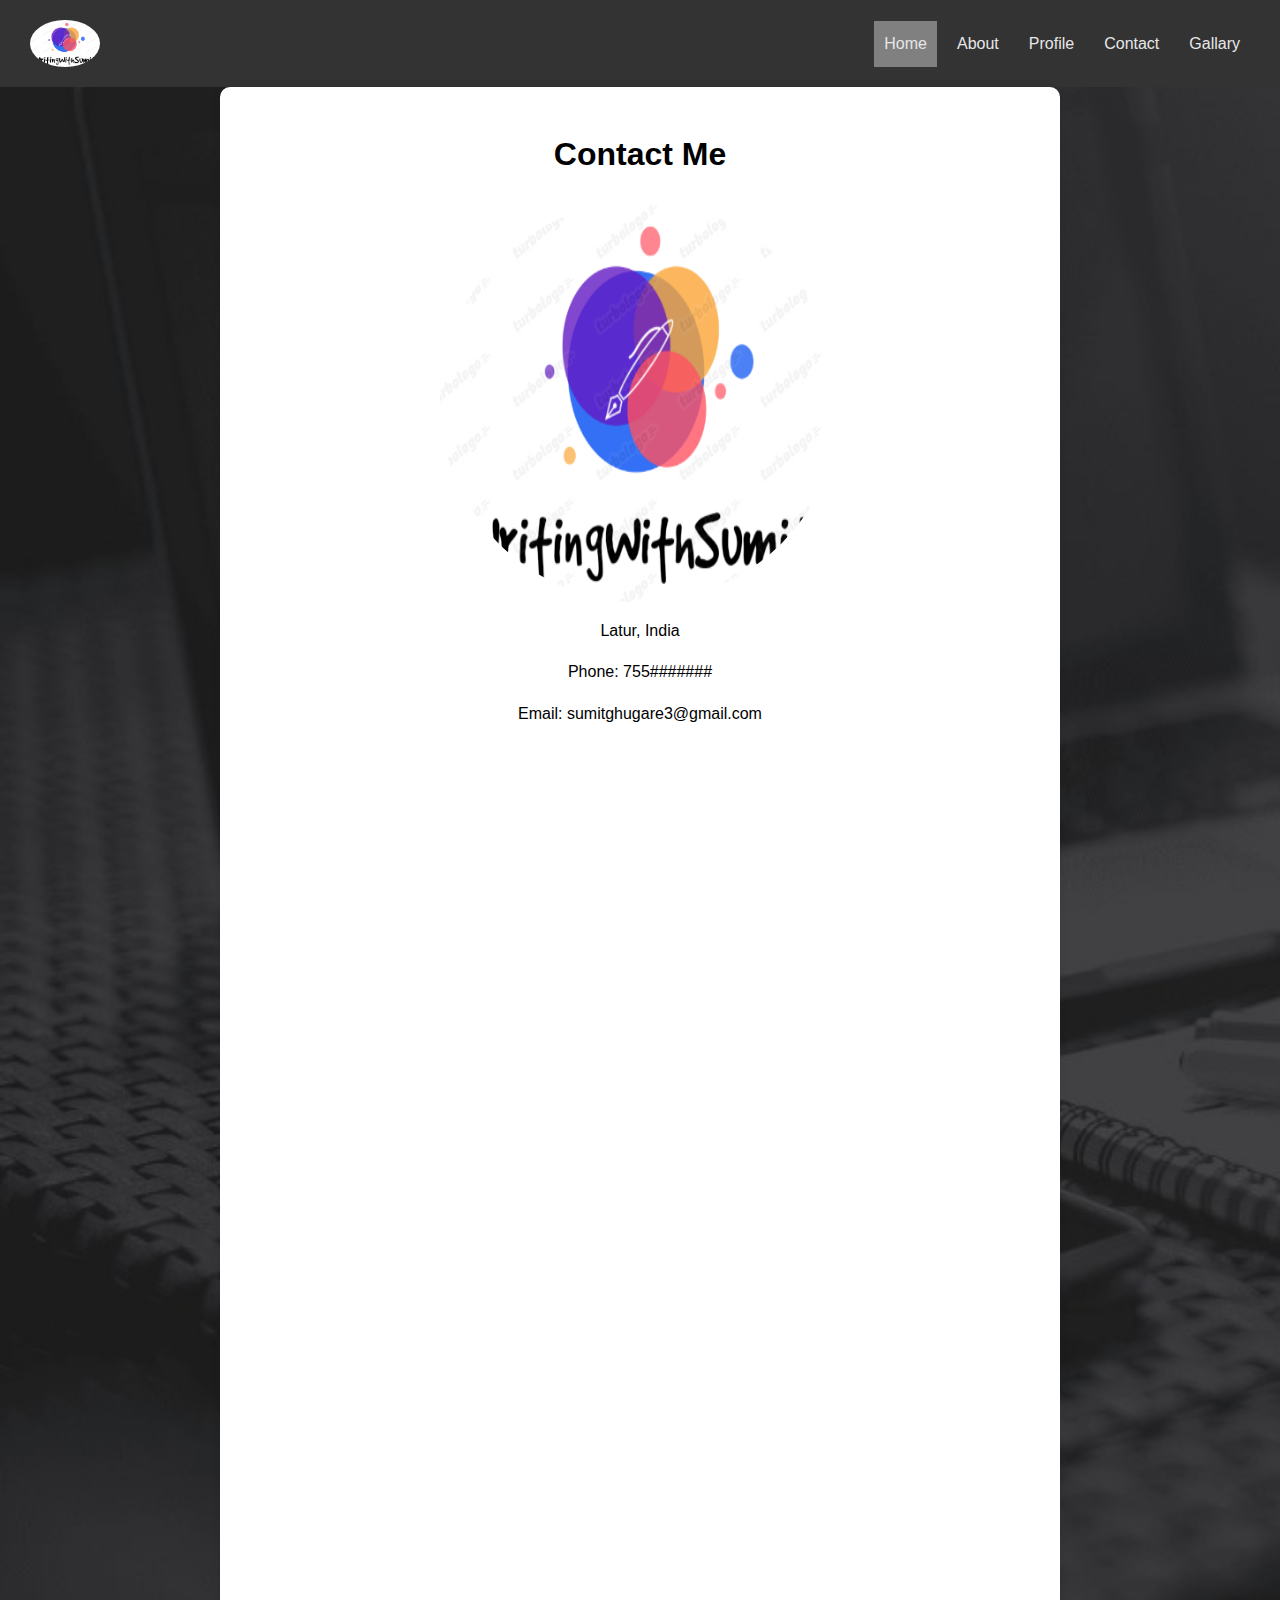
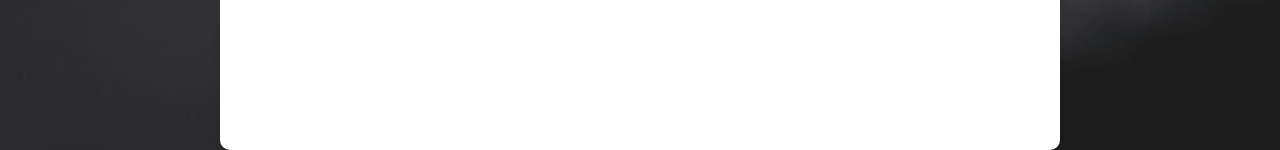
<file: contact.html>
<!DOCTYPE html>
<html>
<head>
  <title>Contact Me</title>
  <style>
      body {
            background-image: url(bg4.jpg);
            background-repeat: no-repeat;
            background-size: cover;
            font-family: Arial, sans-serif;
            line-height: 1.6;
            margin: 0;
            padding: 0;
        }
    .container {
      max-width: 800px;
      margin: 0 auto;
      padding: 20px;
      background-color: white;
      border-radius: 10px;
      box-shadow: 0 0 10px rgba(0, 0, 0, 0.1);
    }
    h1 {
      color: black;
      text-align: center;
    }
    img {
      display: block;
      margin: 0 auto;
      width: 400px;
      height: 400px;
      border-radius: 50%;
    }
    .contact-info {
      text-align: center;
      color: black;
    }
    iframe {
      display: block;
      margin: 0 auto;
    }
  
    .navbar {
            background-color: #333;
            display: flex;
            align-items: center;
            justify-content: space-between;
            padding: 10px 20px; /* Add padding to the navbar */
        }
        .navbar a {
            color: #e7e7e7;
            text-decoration: none; /* Remove default underline */
            padding: 10px;
            display: block;
        }
        .navbar .brand {
            color: white;
            font-size: 24px;
            margin-right: auto; /* Push the brand logo to the left */
        }
        .navbar .brand img {
            width: 70px; /* Adjust the width of the brand image */
            height: auto; /* Maintain aspect ratio */
        }
        .navbar ul {
            display: flex;
            list-style-type: none;
            margin: 0;
            padding: 0;
        }
        .navbar ul li {
            margin-right: 10px; /* Add some space between navbar items */
        }
        .navbar ul a:hover,
        .navbar ul a:focus,
        .navbar ul .active {
            background-color: gray;
        }
  </style>
 
</head>
<body>
  <nav class="navbar">
    <a class="brand" href="#">
        <img src="logo1.png" alt="Logo">
    </a>
    <ul>
        <li>
            <a class="active" href="index4.html">Home</a>
        </li>
        <li>
            <a href="about.html">About</a>
        </li>
        <li>
            <a href="profile.html">Profile</a>
        </li>
        <li>
            <a href="contact.html">Contact</a>
        </li>
        <li>
            <a href="gallary.html">Gallary</a>
          </li>
    </ul>
</nav>

  <div class="container">
    <h1>Contact Me</h1>
    <img src="logo1.png" alt="Logo">
    <div class="contact-info">
      <p>Latur, India</p>
      <p>Phone: 755#######</p>
      <p>Email: sumitghugare3@gmail.com</p>
    </div>
    <iframe src="https://docs.google.com/forms/d/e/1FAIpQLSc3HxAFNXJS8HWUPYUri4D42QJ01BWeJC4Y8Nv7NgqCKoe17g/viewform?embedded=true" width="640" height="988" frameborder="0" marginheight="0" marginwidth="0">Loading…</iframe>
  
    </div>
  </div>
</body>
</html>
</file>
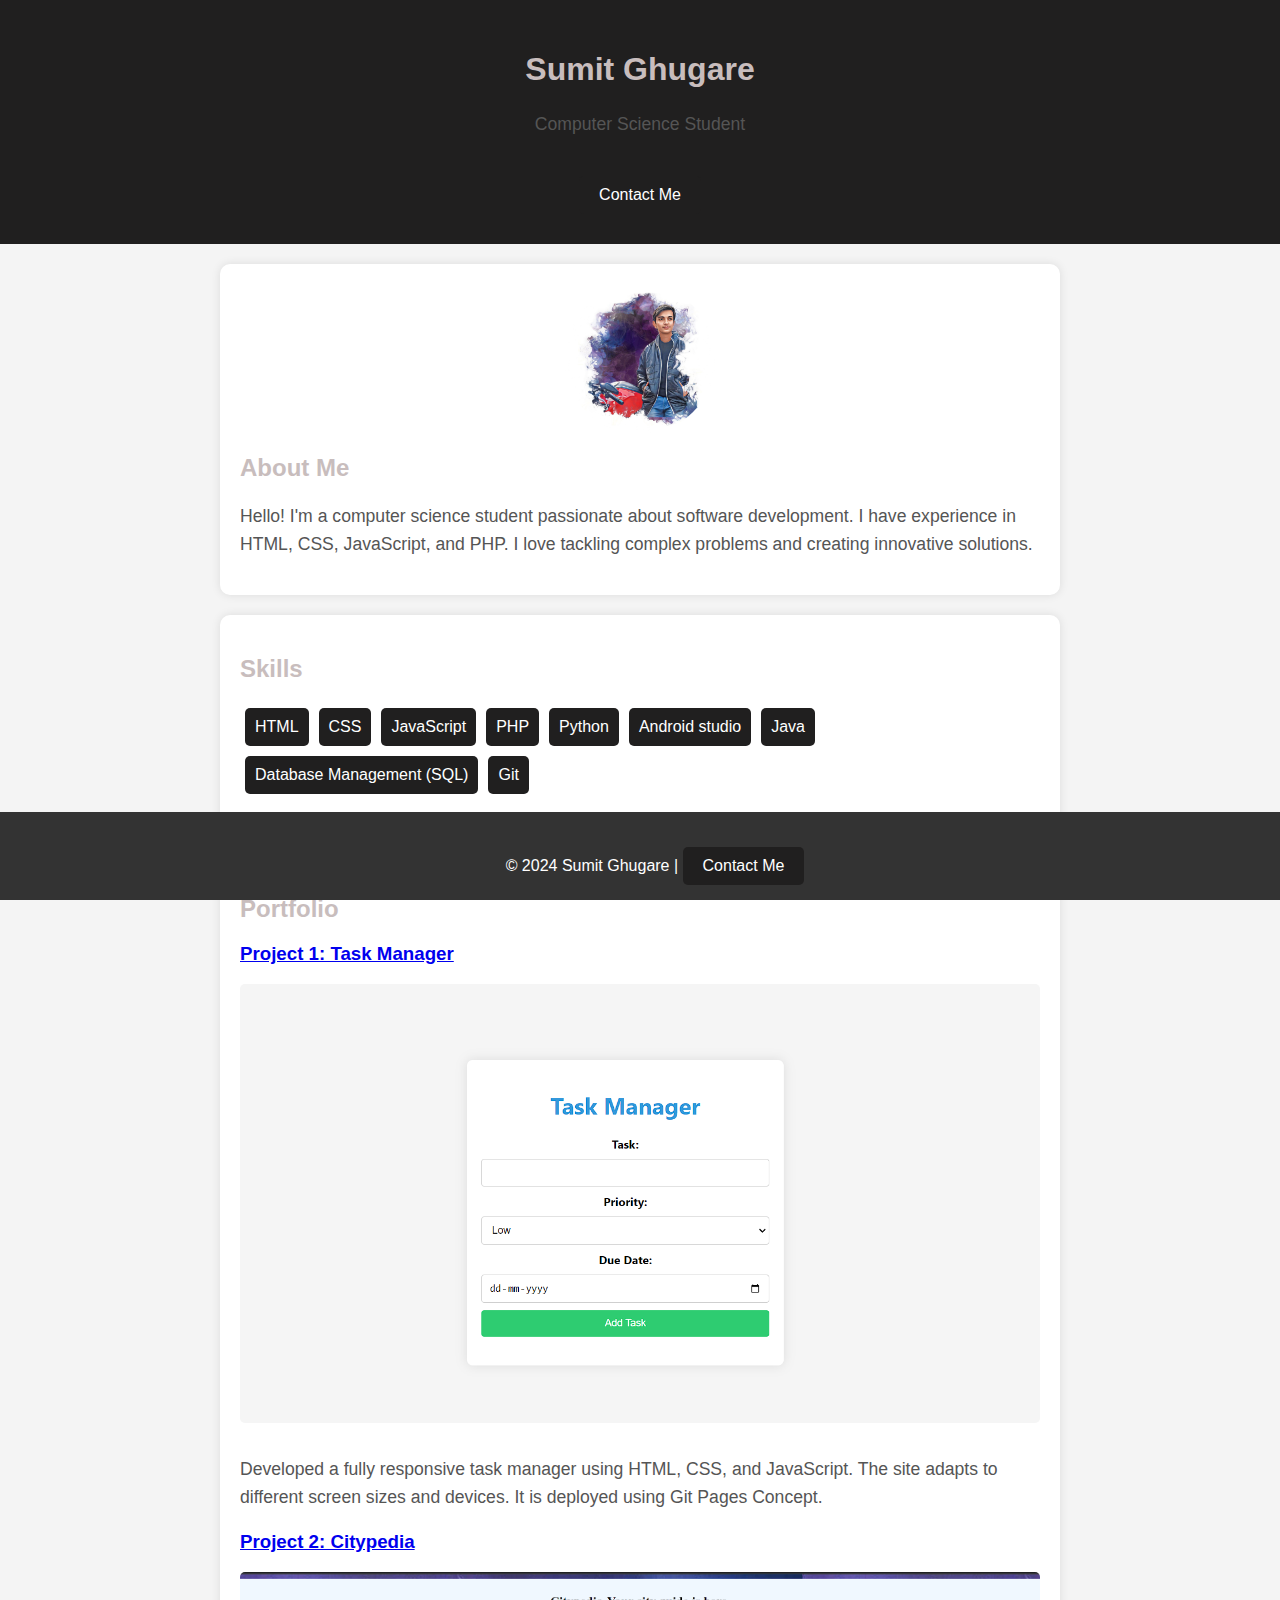
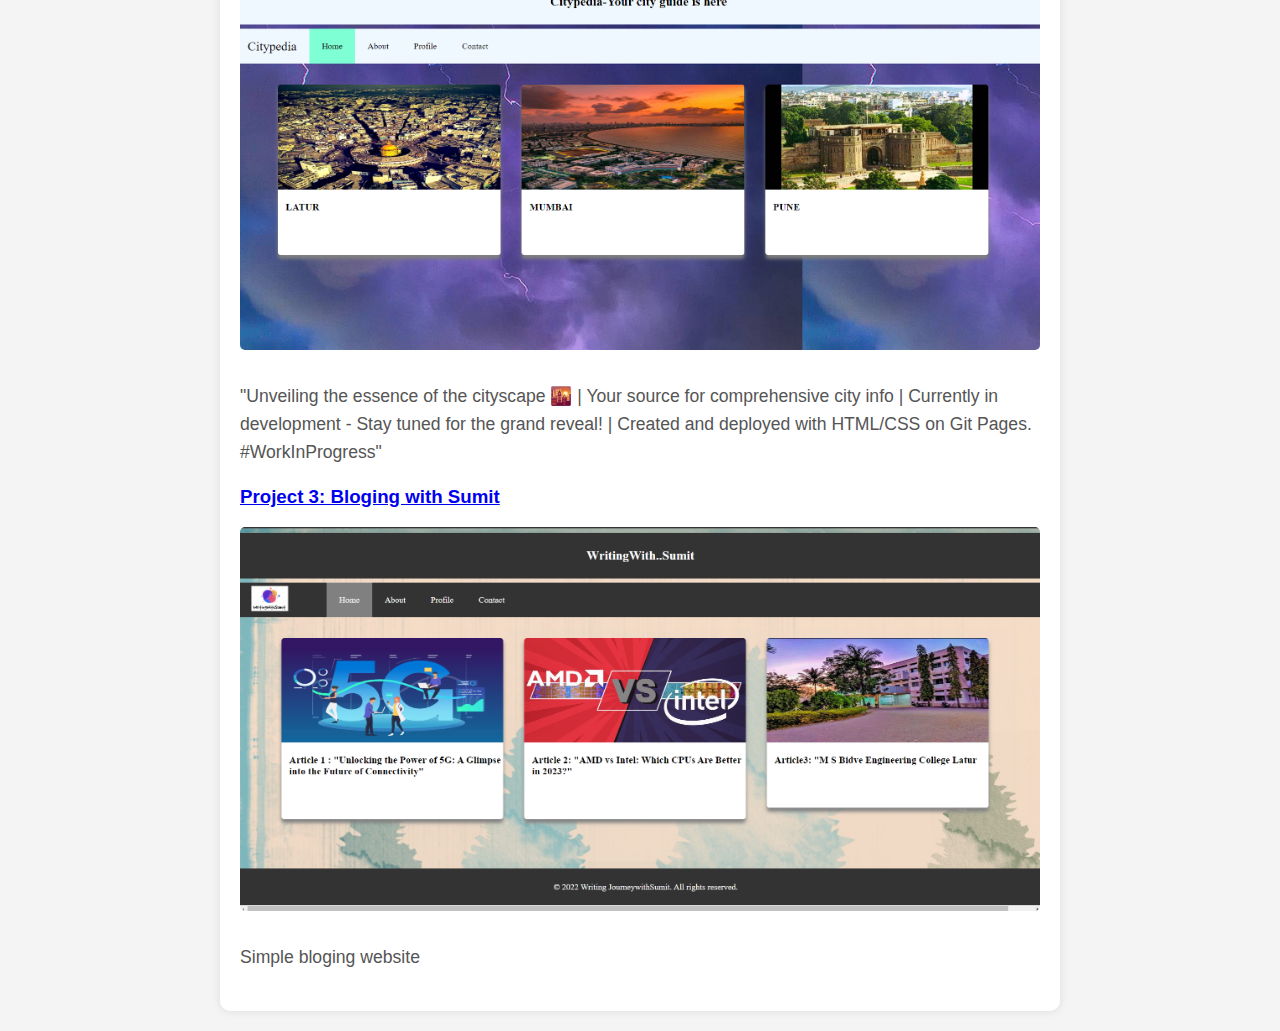
<file: index (1).html>
<!DOCTYPE html>
<html lang="en">
<head>
    <meta charset="UTF-8">
    <meta name="viewport" content="width=device-width, initial-scale=1.0">
    <title>Sumit Dharam Ghugare - Portfolio</title>
    <style>
        body {
            font-family: 'Arial', sans-serif;
            margin: 0;
            padding: 0;
            background-color: #f4f4f4;
        }

        header {
            background-color: #201f1f;
            color: #fff;
            text-align: center;
            padding: 30px;
        }

        section {
            max-width: 800px;
            margin: 20px auto;
            padding: 20px;
            background-color: #fff;
            box-shadow: 0 0 10px rgba(0, 0, 0, 0.1);
            border-radius: 10px;
        }

        h1, h2 {
            color: #c8bdbd;
        }

        p {
            color: #555;
            font-size: 1.1em;
            line-height: 1.6;
        }

        .portfolio-item {
            margin-bottom: 20px;
        }

        .portfolio-item h3 {
            color: #201f1f;
        }

        .portfolio-item p {
            color: #555;
        }

        .skills {
            margin-top: 20px;
        }

        .skills h2 {
            color: #333;
        }

        .skills ul {
            list-style: none;
            padding: 0;
            display: flex;
            flex-wrap: wrap;
        }

        .skills li {
            background-color: #201f1f;
            color: #fff;
            padding: 10px;
            margin: 5px;
            border-radius: 5px;
        }

        .project-image {
            max-width: 100%;
            height: auto;
            border-radius: 5px;
            margin-bottom: 10px;
        }

        footer {
            background-color: #333;
            color: #fff;
            text-align: center;
            padding: 15px;
            position: fixed;
            bottom: 0;
            width: 100%;
        }

        .cta-button {
            display: inline-block;
            padding: 10px 20px;
            background-color: #201f1f;
            color: #fff;
            text-decoration: none;
            border-radius: 5px;
            margin-top: 20px;
        }
        .profile-picture {
            width: 150px;
            height: 150px;
            border-radius: 50%;
            overflow: hidden;
            margin: 0 auto 20px;
            cursor: pointer;
            transition: transform 0.3s ease-in-out;
        }

        .profile-picture:hover {
            transform: scale(1.1);
        }

        .profile-picture img {
            width: 100%;
            height: auto;
            display: block;
        }
    </style>
</head>
<body>

    <header>
        <h1>Sumit Ghugare</h1>
        <p>Computer Science Student</p>
        <a href="https://www.linkedin.com/in/sumit-ghugare-30200024a?lipi=urn%3Ali%3Apage%3Ad_flagship3_profile_view_base_contact_details%3BePhd7d%2BNTCerESJOt2qxlQ%3D%3D" class="cta-button">Contact Me</a>
    </header>

    <section>
        <div class="profile-picture">
            <img src="dev1.jpg" alt="Profile Picture">
        </div>
        <h2>About Me</h2>
        <p>
            Hello! I'm a computer science student passionate about software development. I have experience in HTML, CSS, JavaScript, and PHP. I love tackling complex problems and creating innovative solutions.
        </p>
    </section>

    <section>
        <h2>Skills</h2>
        <div class="skills">
            <ul>
                <li>HTML</li>
                <li>CSS</li>
                <li>JavaScript</li>
                <li>PHP</li>
                <li>Python</li>
                <li>Android studio</li>
                <li>Java</li>
                <li>Database Management (SQL)</li>
                <li>Git</li>
                <!-- Add more skills as needed -->
            </ul>
        </div>
    </section>

    <section>
        <h2>Portfolio</h2>
        <div class="portfolio-item">
            <h3><a href="index2.html">Project 1: Task Manager</a></h3>
            <img src="task1.png" alt="Project 1" class="project-image">
            <p>
                Developed a fully responsive task manager using HTML, CSS, and JavaScript. The site adapts to different screen sizes and devices. It is deployed using Git Pages Concept.
            </p>
        </div>

        <div class="portfolio-item">
            <h3><a href="https://sumitghugare1.github.io/citypedia/">Project 2: Citypedia</a></h3>
            <img src="task2.png" alt="Project 3" class="project-image">
            <p>
                "Unveiling the essence of the cityscape 🌇 | Your source for comprehensive city info | Currently in development - Stay tuned for the grand reveal! | Created and deployed with HTML/CSS on Git Pages. #WorkInProgress"
            </p>
        </div>
        
        <div class="portfolio-item">
            <h3><a href="index3.html">Project 3:  Bloging with Sumit</a></h3>
            <img src="task3.png" alt="Project 2" class="project-image">
            <p>
                Simple bloging website
            </p>
        </div>
        
    </section>

    <footer id="contact">
        &copy; 2024 Sumit Ghugare | <a href="https://www.linkedin.com/in/sumit-ghugare-30200024a?lipi=urn%3Ali%3Apage%3Ad_flagship3_profile_view_base_contact_details%3BePhd7d%2BNTCerESJOt2qxlQ%3D%3D" class="cta-button">Contact Me</a>
    </footer>

</body>
</html>
</file>
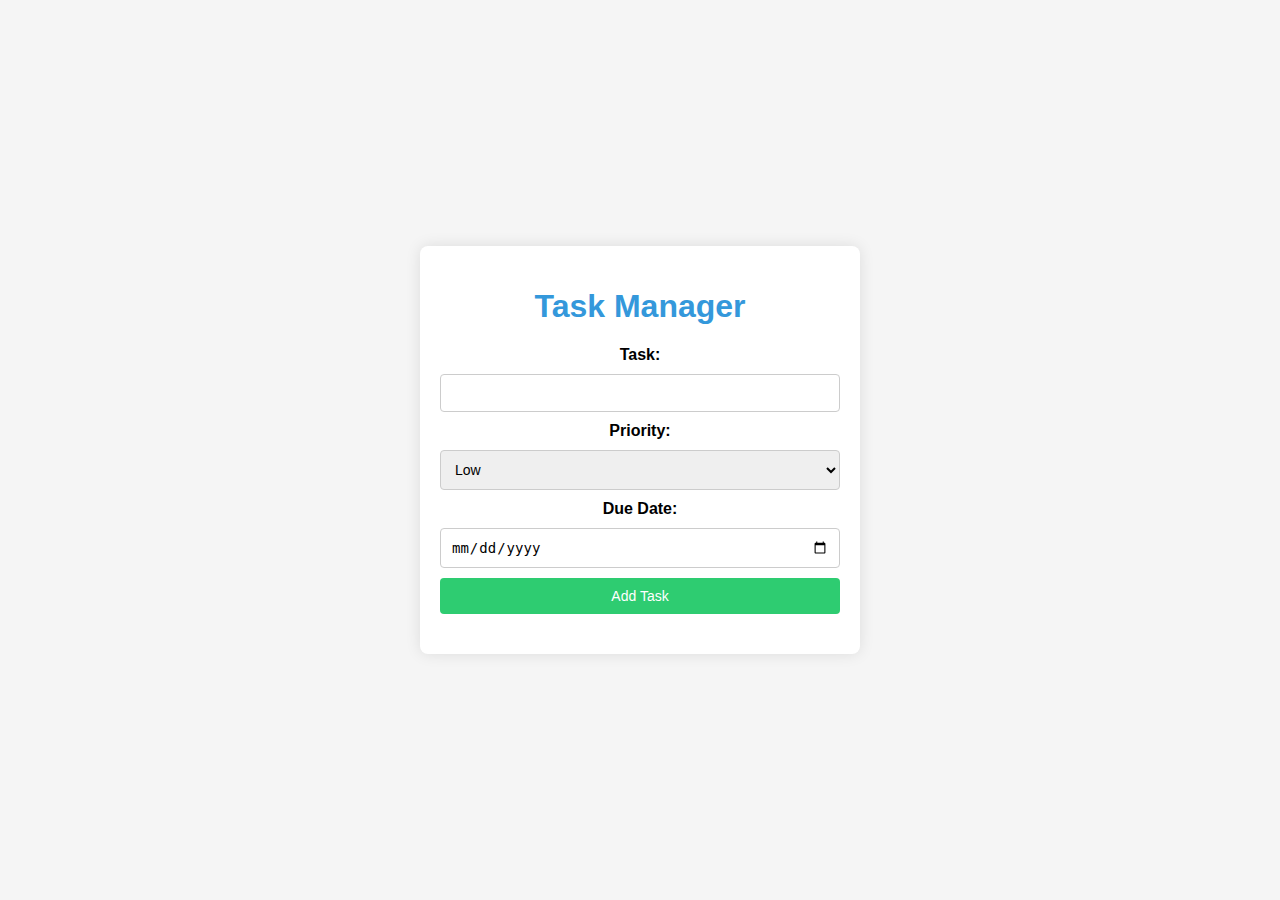
<file: index2.html>
<!DOCTYPE html>
<html lang="en">
<head>
    <meta charset="UTF-8">
    <meta name="viewport" content="width=device-width, initial-scale=1.0">
    <style>
        body {
            font-family: 'Segoe UI', Tahoma, Geneva, Verdana, sans-serif;
            margin: 0;
            padding: 0;
            background-color: #f5f5f5;
            display: flex;
            align-items: center;
            justify-content: center;
            height: 100vh;
        }

        .task-manager {
            max-width: 400px;
            width: 100%;
            margin: auto;
            padding: 20px;
            background-color: #fff;
            border-radius: 8px;
            box-shadow: 0 0 15px rgba(0, 0, 0, 0.1);
            text-align: center;
        }

        h1 {
            color: #3498db;
        }

        form {
            display: flex;
            flex-direction: column;
            gap: 10px;
            margin-top: 20px;
        }

        label {
            font-weight: bold;
        }

        input, select, button {
            padding: 10px;
            border: 1px solid #ccc;
            border-radius: 4px;
            font-size: 14px;
        }

        button {
            cursor: pointer;
            background-color: #2ecc71;
            color: #fff;
            border: none;
            border-radius: 4px;
            transition: background-color 0.3s ease;
        }

        button:hover {
            background-color: #27ae60;
        }

        ul {
            list-style-type: none;
            padding: 0;
            margin-top: 20px;
        }

        li {
            background-color: #ecf0f1;
            margin: 10px 0;
            padding: 15px;
            border-radius: 8px;
            display: flex;
            justify-content: space-between;
            align-items: center;
        }

        li span {
            flex-grow: 1;
        }

        .low {
            border: 2px solid #2ecc71;
        }

        .medium {
            border: 2px solid #f39c12;
        }

        .high {
            border: 2px solid #e74c3c;
        }
    </style>
    <title>Task Manager</title>
</head>
<body>
    <div class="task-manager">
        <h1>Task Manager</h1>
        
        <!-- Form to add tasks -->
        <form id="taskForm">
            <label for="taskName">Task:</label>
            <input type="text" id="taskName" name="taskName" required>

            <label for="priority">Priority:</label>
            <select id="priority" name="priority">
                <option value="low">Low</option>
                <option value="medium">Medium</option>
                <option value="high">High</option>
            </select>

            <label for="dueDate">Due Date:</label>
            <input type="date" id="dueDate" name="dueDate">

            <button type="button" onclick="addTask()">Add Task</button>
        </form>

        <!-- Task list -->
        <ul id="taskList"></ul>
    </div>

    <script>
        // JavaScript code for task management
        function addTask() {
            // Get form values
            var taskName = document.getElementById("taskName").value;
            var priority = document.getElementById("priority").value;
            var dueDate = document.getElementById("dueDate").value;

            // Create a new task object
            var task = {
                name: taskName,
                priority: priority,
                dueDate: dueDate
            };

            // Add task to the task list
            addTaskToList(task);

            // Clear the form
            document.getElementById("taskForm").reset();
        }

        function addTaskToList(task) {
            // Get the task list
            var taskList = document.getElementById("taskList");

            // Create a new list item
            var listItem = document.createElement("li");

            // Set the task details
            listItem.innerHTML = `<span>${task.name} - Priority: ${task.priority} - Due Date: ${task.dueDate}</span>
                                  <button onclick="deleteTask(this)">Delete</button>`;

            // Add a class based on priority for styling
            listItem.classList.add(task.priority);

            // Append the list item to the task list
            taskList.appendChild(listItem);
        }

        function deleteTask(button) {
            // Remove the task's parent li element when the delete button is clicked
            var listItem = button.parentNode;
            listItem.parentNode.removeChild(listItem);
        }
    </script>
</body>
</html>
</file>
